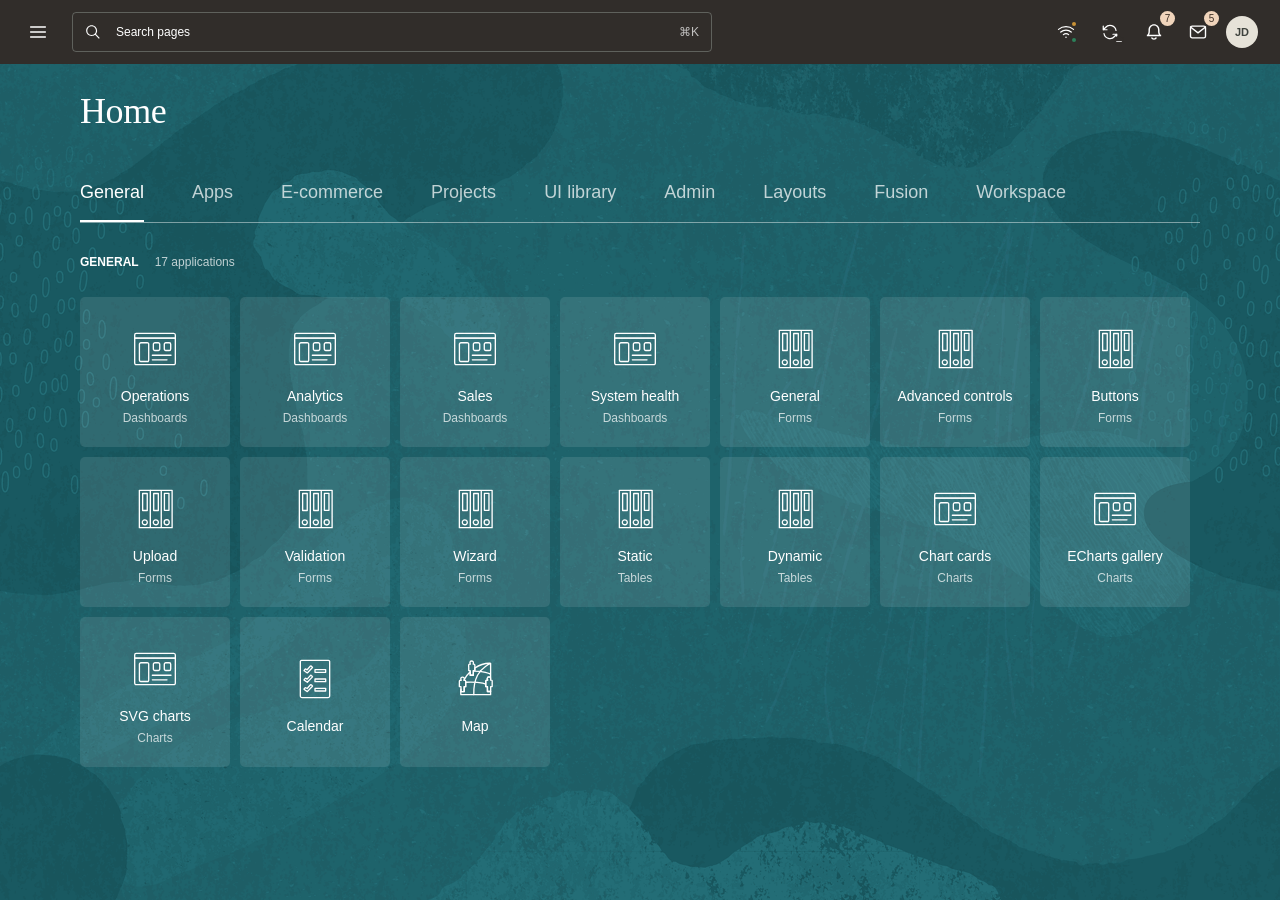
<file: index.html>
<!doctype html><html lang="en-us"><head><title>Redwood Workspace</title><meta charset="UTF-8"/><meta name="viewport" content="viewport-fit=cover,width=device-width,initial-scale=1"/><meta name="description" content="A responsive Oracle JET Redwood workspace with dashboard, records, and forms."/><meta name="theme-color" content="#1e3133"/><script>try{var p=JSON.parse(localStorage.getItem('redwood-workspace.suite.v1')||'null');var t=p&&p.preferences&&p.preferences.theme;var dark=t==='dark'||t==='system'&&matchMedia('(prefers-color-scheme: dark)').matches;document.documentElement.dataset.workspaceTheme=dark?'dark':'light';if(dark)document.documentElement.classList.add('oj-color-invert','oj-c-colorscheme-dark');}catch(e){}</script><meta name="apple-mobile-web-app-capable" content="yes"/><meta name="apple-mobile-web-app-status-bar-style" content="default"/><meta name="apple-mobile-web-app-title" content="Redwood"/><link rel="manifest" href="manifest.webmanifest"/><link rel="apple-touch-icon" href="icons/apple-touch-icon.png"/><link rel="icon" href="styles/images/JET-Favicon-Red-32x32.png" type="image/x-icon"/><link rel="stylesheet" type="text/css" href="styles/redwood/21.1.0/web/redwood.min.css">
<link rel="stylesheet" type="text/css" href="styles/theme-redwood/21.1.0/web/theme.css">

<link rel="stylesheet" type="text/css" href="styles/app.css"><link href="styles/main.ceb6bf7e2524e8af4aa7.css" rel="stylesheet"></head><body class="oj-web-applayout-body" data-oj-binding-provider="none"><app-root></app-root><script defer="defer" src="js/runtime.882cce01d57d46db6272.js"></script><script defer="defer" src="js/main.4233e365759965963e53.js"></script></body></html>
</file>
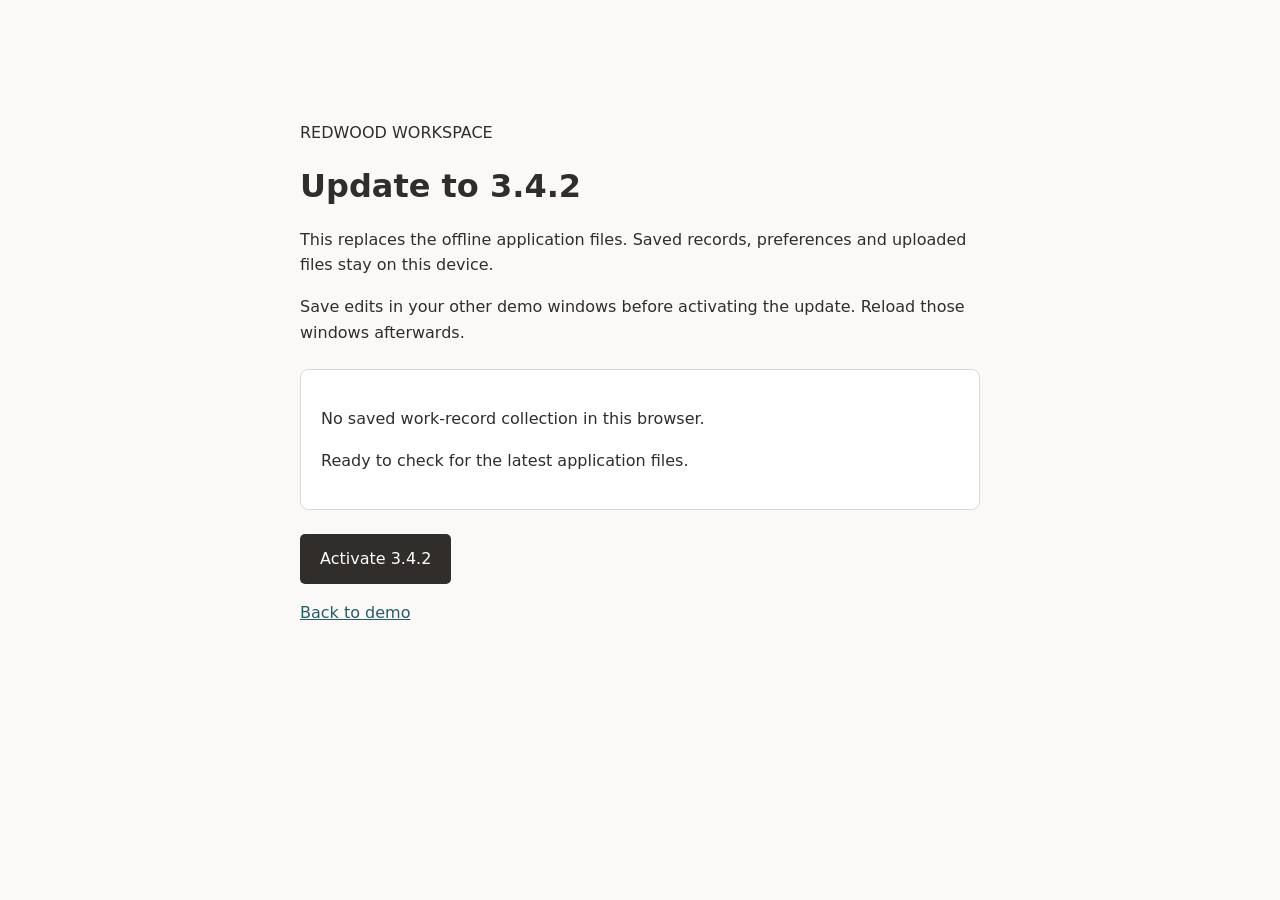
<file: update.html>
<!doctype html>
<html lang="en">
<meta charset="utf-8">
<meta name="viewport" content="width=device-width, initial-scale=1">
<meta name="robots" content="noindex">
<title>Update Redwood Workspace</title>
<script>
if (location.protocol === 'file:') {
  location.replace('https://shugal.github.io/redwood-workspace-pwa/update.html');
}
</script>
<style>
body{margin:0;background:#fbf9f8;color:#312d2a;font:16px/1.6 system-ui,sans-serif}main{max-width:680px;margin:8vh auto;padding:32px}h1{font-size:32px;line-height:1.2}button,a{font:inherit}button,.open{display:inline-block;border:0;border-radius:5px;background:#312d2a;color:white;padding:12px 20px;cursor:pointer;text-decoration:none}button:disabled{opacity:.6;cursor:wait}.panel{background:#fff;border:1px solid #ddd8d2;border-radius:8px;padding:20px;margin:24px 0}#status{white-space:pre-line}small{display:block;overflow-wrap:anywhere;color:#625d58}a{color:#245d66}[hidden]{display:none!important}
</style>
<main>
<p>REDWOOD WORKSPACE</p>
<h1>Update to 3.4.2</h1>
<p>This replaces the offline application files. Saved records, preferences and uploaded files stay on this device.</p>
<p>Save edits in your other demo windows before activating the update. Reload those windows afterwards.</p>
<div class="panel" aria-live="polite"><p id="records">Checking saved records…</p><p id="status" role="status">Ready to check for the latest application files.</p><small id="fingerprint"></small></div>
<button id="activate" type="button">Activate 3.4.2</button>
<a class="open" id="open" href="./?appearance=current#/records" hidden>Open saved records</a>
<p><a href="./">Back to demo</a></p>
</main>
<script>
(() => {
  if (location.protocol === 'file:') {
    document.querySelector('main').innerHTML = '<h1>Opening hosted updater…</h1><p><a href="https://shugal.github.io/redwood-workspace-pwa/update.html">Continue to the hosted updater</a></p>';
    return;
  }
  const records = document.querySelector('#records');
  const status = document.querySelector('#status');
  const fingerprint = document.querySelector('#fingerprint');
  const activate = document.querySelector('#activate');
  const open = document.querySelector('#open');
  const recordKey = 'redwood-workspace.records.v1';
  const snapshot = () => JSON.stringify(Object.keys(localStorage).sort().map(key => [key, localStorage.getItem(key)]));
  const digest = async text => Array.from(new Uint8Array(await crypto.subtle.digest('SHA-256', new TextEncoder().encode(text)))).map(b => b.toString(16).padStart(2,'0')).join('');
  const waitFor = (worker, state) => new Promise((resolve, reject) => {
    if(worker.state === state || (state === 'installed' && worker.state === 'activated')) return resolve();
    const timeout = setTimeout(() => finish(new Error('The download is taking longer than expected. Reconnect and retry.')),120000);
    const finish = error => {clearTimeout(timeout);worker.removeEventListener('statechange',changed);error ? reject(error) : resolve();};
    const changed = () => {if(worker.state === state || (state === 'installed' && worker.state === 'activated')) finish();else if(worker.state === 'redundant') finish(new Error('The update was replaced or could not finish. Retry while online.'));};
    worker.addEventListener('statechange',changed);
    changed();
  });
  try {
    const saved = localStorage.getItem(recordKey);
    const rows = saved === null ? [] : JSON.parse(saved);
    if(!Array.isArray(rows)) throw new Error('Saved records are not in the expected format.');
    records.textContent = saved === null ? 'No saved work-record collection in this browser.' : `${rows.length} saved work records found on this device.`;
  } catch(error) {status.textContent = error.message;activate.disabled=true;return;}
  activate.addEventListener('click',async () => {
    activate.disabled = true;
    try {
      if(!('serviceWorker' in navigator)) throw new Error('This browser does not support offline updates.');
      const before = snapshot();
      const recordBefore = localStorage.getItem(recordKey);
      const hashBefore = await digest(recordBefore || '');
      status.textContent = 'Downloading and checking the complete offline release…';
      const registration = await navigator.serviceWorker.register(new URL('sw.js', location.href),{scope:new URL('./',location.href).href,updateViaCache:'none'});
      await registration.update();
      let candidate = registration.installing;
      if(candidate) await waitFor(candidate,'installed');
      candidate = registration.waiting || registration.active;
      if(!candidate) throw new Error('The offline release is not ready. Retry while online.');
      if(candidate.state !== 'activated') {
        status.textContent = 'Activating 3.4.2 while preserving saved data…';
        const activated = waitFor(candidate,'activated');
        candidate.postMessage({type:'ACTIVATE_UPDATE'});
        await activated;
      }
      if(snapshot() !== before) throw new Error('Saved browser data changed in another window during this update. Review your records before continuing. No saved data was cleared by this updater.');
      const hashAfter = await digest(localStorage.getItem(recordKey) || '');
      if(hashBefore !== hashAfter) throw new Error('The saved-record fingerprint changed. Review your records before continuing.');
      status.textContent = '3.4.2 is active. All saved browser data is unchanged. Open saved records to verify the updated application.';
      fingerprint.textContent = 'Saved-record SHA-256 before and after: '+hashAfter;
      activate.hidden=true;open.hidden=false;
    } catch(error) {status.textContent=error.message;activate.disabled=false;}
  });
})();
</script>
</html>
</file>
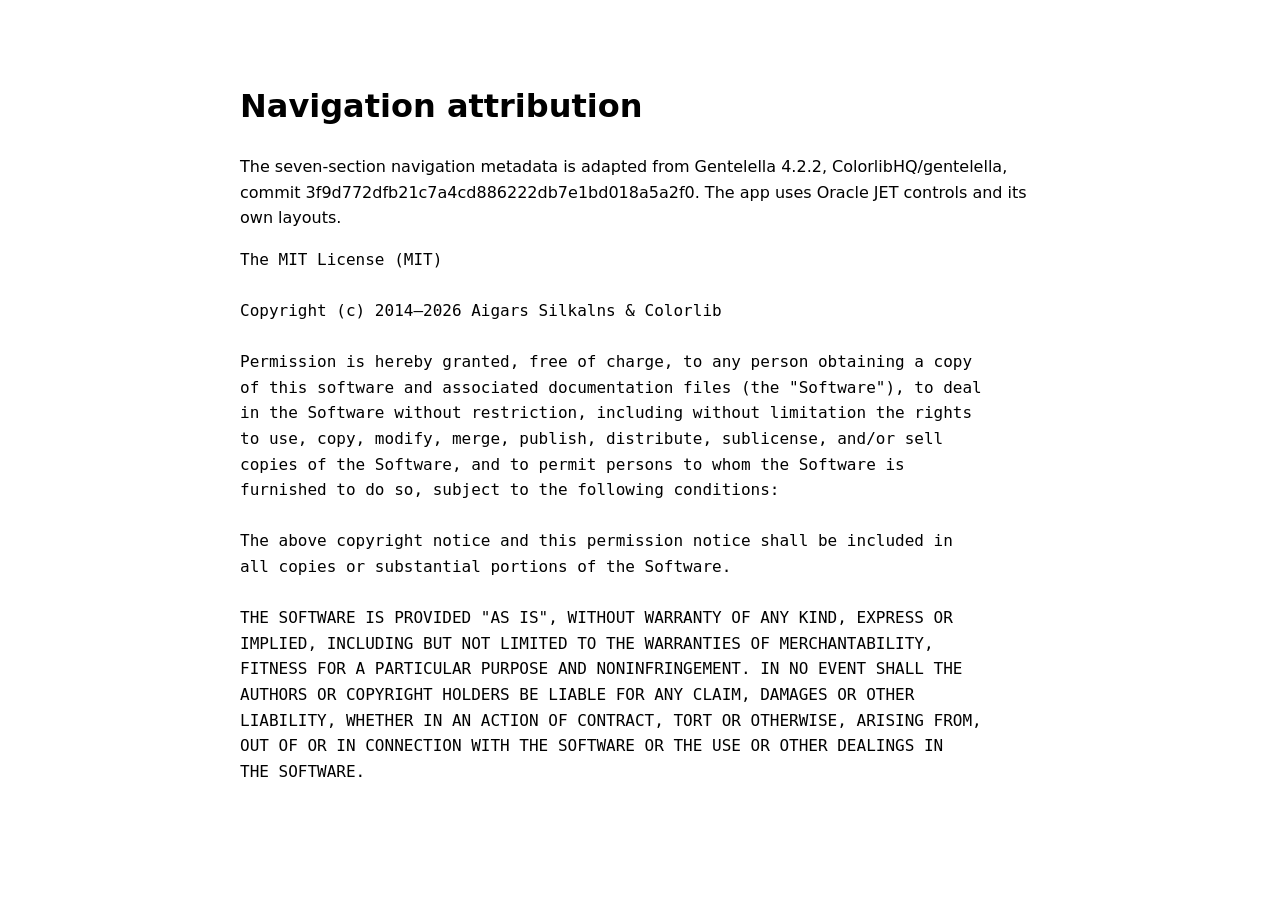
<file: notices/gentelella.html>
<!doctype html><html lang="en"><meta charset="utf-8"><meta name="viewport" content="width=device-width,initial-scale=1"><title>Navigation attribution</title><body style="font:16px/1.6 system-ui;max-width:800px;margin:40px auto;padding:20px"><h1>Navigation attribution</h1><p>The seven-section navigation metadata is adapted from Gentelella 4.2.2, ColorlibHQ/gentelella, commit 3f9d772dfb21c7a4cd886222db7e1bd018a5a2f0. The app uses Oracle JET controls and its own layouts.</p><pre style="white-space:pre-wrap">The MIT License (MIT)

Copyright (c) 2014–2026 Aigars Silkalns &amp; Colorlib

Permission is hereby granted, free of charge, to any person obtaining a copy
of this software and associated documentation files (the &quot;Software&quot;), to deal
in the Software without restriction, including without limitation the rights
to use, copy, modify, merge, publish, distribute, sublicense, and/or sell
copies of the Software, and to permit persons to whom the Software is
furnished to do so, subject to the following conditions:

The above copyright notice and this permission notice shall be included in
all copies or substantial portions of the Software.

THE SOFTWARE IS PROVIDED &quot;AS IS&quot;, WITHOUT WARRANTY OF ANY KIND, EXPRESS OR
IMPLIED, INCLUDING BUT NOT LIMITED TO THE WARRANTIES OF MERCHANTABILITY,
FITNESS FOR A PARTICULAR PURPOSE AND NONINFRINGEMENT. IN NO EVENT SHALL THE
AUTHORS OR COPYRIGHT HOLDERS BE LIABLE FOR ANY CLAIM, DAMAGES OR OTHER
LIABILITY, WHETHER IN AN ACTION OF CONTRACT, TORT OR OTHERWISE, ARISING FROM,
OUT OF OR IN CONNECTION WITH THE SOFTWARE OR THE USE OR OTHER DEALINGS IN
THE SOFTWARE.
</pre></body></html>
</file>
<file: styles/theme-redwood/21.1.0/web/theme.css>
/* start:UNSAFE_WindowOverlay/themes/redwood/WindowOverlayBaseTheme.styles.css */
.WindowOverlayBaseTheme_baseTheme__1qrldld0 {
  --notificationMainAxisOffset__5h4cac0: 0px;
  --notificationCrossAxisOffset__5h4cac1: 0px;
}
/* end:UNSAFE_WindowOverlay/themes/redwood/WindowOverlayBaseTheme.styles.css */
/* start:UNSAFE_Floating/themes/redwood/FloatingBaseTheme.styles.css */
.FloatingBaseTheme_baseTheme__18jw0qa0 {
  --backgroundColor__ihlnqb0: transparent;
}
/* end:UNSAFE_Floating/themes/redwood/FloatingBaseTheme.styles.css */
/* start:UNSAFE_Dialog/themes/redwood/DialogBaseTheme.styles.css */
.DialogBaseTheme_baseTheme__s3vxcb0 {
  --backgroundImage__9f8o6i0: var(--imageVars_dialogTexture08__odczjtb);
}
/* end:UNSAFE_Dialog/themes/redwood/DialogBaseTheme.styles.css */
/* start:UNSAFE_DrawerLayout/themes/redwood/DrawerLayoutBaseTheme.styles.css */
.DrawerLayoutBaseTheme_baseTheme__qqda4t0 {
  --overlayDrawerBackgroundColor__37aqbl0: var(--oj-c-surface-neutral10);
}
/* end:UNSAFE_DrawerLayout/themes/redwood/DrawerLayoutBaseTheme.styles.css */
/* start:PRIVATE_BaseCardView/themes/redwood/BaseCardViewBaseTheme.styles.css */
:root, .oj-density-dependent {
  --oj-c-PRIVATE-card-view-gutter-size-xs: calc(3 * var(--oj-c-size-units, 0.25rem));
  --oj-c-PRIVATE-card-view-gutter-size-sm: calc(calc(4 * var(--oj-c-size-units, 0.25rem)) + var(--oj-c-density-units, 0px));
  --oj-c-PRIVATE-card-view-gutter-size-md: calc(calc(6 * var(--oj-c-size-units, 0.25rem)) + calc(3 * var(--oj-c-density-units, 0px)));
  --oj-c-PRIVATE-card-view-gutter-size-lg: calc(calc(12 * var(--oj-c-size-units, 0.25rem)) + calc(9 * var(--oj-c-density-units, 0px)));
  --oj-c-PRIVATE-card-view-gutter-size-xl: calc(calc(16 * var(--oj-c-size-units, 0.25rem)) + calc(13 * var(--oj-c-density-units, 0px)));
}
/* end:PRIVATE_BaseCardView/themes/redwood/BaseCardViewBaseTheme.styles.css */
/* start:UNSAFE_RadioItem/themes/redwood/RadioIconBaseTheme.styles.css */
.RadioIconBaseTheme_baseTheme__1j9fixc0 {
  --iconSize__bwcdcl0: var(--iconSize__bwcdcl0);
  --iconColorSelected__bwcdcl1: var(--oj-c-text-icon-primary);
  --iconColorUnselected__bwcdcl2: var(--oj-c-text-icon-primary);
  --iconTransformActive__bwcdcl3: scale(0.75);
}
/* end:UNSAFE_RadioItem/themes/redwood/RadioIconBaseTheme.styles.css */
/* start:UNSAFE_ProgressBar/themes/redwood/ProgressBarBaseTheme.styles.css */
.ProgressBarBaseTheme_baseTheme__suzb8h0 {
  --height__irxz4j0: 6px;
  --borderRadius__irxz4j1: 3px;
}
/* end:UNSAFE_ProgressBar/themes/redwood/ProgressBarBaseTheme.styles.css */
/* start:UNSAFE_ColorSwatch/themes/redwood/ColorSwatchBaseTheme.styles.css */
.ColorSwatchBaseTheme_baseTheme__j3p4lr0 {
  --borderRadius__1bc16n60: var(--oj-c-border-radius-sm);
  --borderWidth__1bc16n61: 1px;
  --sizes-xs-height__1bc16n62: max(calc(calc(6 * var(--oj-c-size-units, 0.25rem))),24px);
  --sizes-sm-height__1bc16n63: calc(calc(11 * var(--oj-c-size-units, 0.25rem)));
}
/* end:UNSAFE_ColorSwatch/themes/redwood/ColorSwatchBaseTheme.styles.css */
/* start:UNSAFE_Skeleton/themes/redwood/SkeletonBaseTheme.styles.css */
.SkeletonBaseTheme_baseTheme__afgqbw0 {
  --bgColor-base__1mh02730: rgb(var(--oj-c-palette-neutral-170));
  --opacity-start__1mh02731: 0.05;
  --opacity-end__1mh02732: 0.15;
}
/* end:UNSAFE_Skeleton/themes/redwood/SkeletonBaseTheme.styles.css */
/* start:hooks/UNSAFE_useTooltip/themes/redwood/TooltipContentBaseTheme.styles.css */
.TooltipContentBaseTheme_baseTheme__sanbbo0 {
  --maxWidth__1x922a00: ;
  --backgroundColor__1x922a01: ;
  --textColor__1x922a02: ;
  --fontSize__1x922a03: ;
  --lineHeight__1x922a04: ;
  --borderRadius__1x922a05: ;
  --borderColor__1x922a06: ;
  --paddingHorizontal__1x922a07: ;
  --paddingVertical__1x922a08: ;
  --variants-tooltip-maxWidth__1x922a09: calc(72 * var(--oj-c-size-units, 0.25rem));
  --variants-tooltip-backgroundColor__1x922a0a: var(--oj-c-surface-neutral30);
  --variants-tooltip-textColor__1x922a0b: var(--oj-c-text-icon-primary);
  --variants-tooltip-fontSize__1x922a0c: var(--oj-c-body-sm-font-size);
  --variants-tooltip-lineHeight__1x922a0d: var(--oj-c-body-sm-line-height);
  --variants-tooltip-borderRadius__1x922a0e: var(--oj-c-border-radius-md);
  --variants-tooltip-borderColor__1x922a0f: transparent;
  --variants-tooltip-paddingHorizontal__1x922a0g: calc(2 * var(--oj-c-size-units, 0.25rem));
  --variants-tooltip-paddingVertical__1x922a0h: var(--oj-c-size-units, 0.25rem);
  --variants-datatip-maxWidth__1x922a0i: calc(72 * var(--oj-c-size-units, 0.25rem));
  --variants-datatip-backgroundColor__1x922a0j: var(--oj-c-surface-neutral0);
  --variants-datatip-textColor__1x922a0k: var(--oj-c-text-icon-primary);
  --variants-datatip-fontSize__1x922a0l: var(--oj-c-body-xs-font-size);
  --variants-datatip-lineHeight__1x922a0m: var(--oj-c-body-xs-line-height);
  --variants-datatip-borderRadius__1x922a0n: var(--oj-c-border-radius-md);
  --variants-datatip-borderColor__1x922a0o: var(--oj-c-border-enabled);
  --variants-datatip-paddingHorizontal__1x922a0p: calc(2 * var(--oj-c-size-units, 0.25rem));
  --variants-datatip-paddingVertical__1x922a0q: calc(2 * var(--oj-c-size-units, 0.25rem));
}
/* end:hooks/UNSAFE_useTooltip/themes/redwood/TooltipContentBaseTheme.styles.css */
/* start:UNSAFE_MeterBar/themes/redwood/MeterBarBaseTheme.styles.css */
.MeterBarBaseTheme_baseTheme__1n8hfuv0 {
  --size__saju1q0: ;
}
/* end:UNSAFE_MeterBar/themes/redwood/MeterBarBaseTheme.styles.css */
/* start:UNSAFE_Indexer/themes/redwood/IndexerBaseTheme.styles.css */
.IndexerBaseTheme_baseTheme__k2mgdb0 {
  --textColor__1gj3n970: var(--oj-c-text-icon-primary);
  --fontSize__1gj3n971: var(--oj-c-body-sm-font-size);
}
/* end:UNSAFE_Indexer/themes/redwood/IndexerBaseTheme.styles.css */
/* start:UNSAFE_Checkbox/themes/redwood/CheckboxIconBaseTheme.styles.css */
.CheckboxIconBaseTheme_baseTheme__1broikm0 {
  --iconSize__1denrfz0: initial;
  --iconColorChecked__1denrfz1: var(--oj-c-text-icon-primary);
  --iconColorUnchecked__1denrfz2: var(--oj-c-text-icon-primary);
  --iconTransformActive__1denrfz3: scale(0.75);
}
/* end:UNSAFE_Checkbox/themes/redwood/CheckboxIconBaseTheme.styles.css */
/* start:UNSAFE_Refresher/themes/redwood/RefresherBaseTheme.styles.css */
.RefresherBaseTheme_baseTheme__19i2tty0 {
  --backgroundColor__9wx5jf0: rgb(var(--oj-c-palette-neutral-40));
}
/* end:UNSAFE_Refresher/themes/redwood/RefresherBaseTheme.styles.css */
/* start:UNSAFE_Link/themes/redwood/LinkBaseTheme.styles.css */
.LinkBaseTheme_baseTheme__eahcnn0 {
  --standaloneTextDecoration__1w21kyl0: none;
  --standaloneTextDecorationHover__1w21kyl1: underline;
  --standaloneFontWeight__1w21kyl2: 600;
  --embeddedTextDecoration__1w21kyl3: underline;
  --embeddedTextDecorationHover__1w21kyl4: none;
  --textUnderlineOffset__1w21kyl5: calc(0.6 * var(--oj-c-size-units, 0.25rem));
  --textColor__1w21kyl6: var(--oj-c-text-icon-link);
  --textColorActive__1w21kyl7: var(--textColor__1w21kyl6);
  --textColorVisited__1w21kyl8: var(--textColor__1w21kyl6);
}
/* end:UNSAFE_Link/themes/redwood/LinkBaseTheme.styles.css */
/* start:PRIVATE_Axis/themes/redwood/AxisBaseTheme.styles.css */
.AxisBaseTheme_baseTheme__14uuhu50 {
  --axisTitleTextColor__1veqowy0: var(--oj-c-text-icon-secondary);
  --axisTickLabelTextColor__1veqowy1: var(--oj-c-text-icon-secondary);
  --polarAxisTickLabelInsideBgColor__1veqowy2: rgba(var(--oj-c-palette-neutral-0), 0.6);
  --polarAxisTickLabelOutsideBgColor__1veqowy3: rgb(var(--oj-c-palette-neutral-0));
}
/* end:PRIVATE_Axis/themes/redwood/AxisBaseTheme.styles.css */
/* start:UNSAFE_ButtonLayout/themes/redwood/ButtonLayoutBaseTheme.styles.css */
.ButtonLayoutBaseTheme_baseTheme__8fzs170 {
  --spacing-lg-columnGap__rt5x5j0: calc(4 * var(--oj-c-size-units, 0.25rem));
  --spacing-sm-columnGap__rt5x5j1: var(--oj-c-size-units, 0.25rem);
}
/* end:UNSAFE_ButtonLayout/themes/redwood/ButtonLayoutBaseTheme.styles.css */
/* start:UNSAFE_ButtonLabelLayout/themes/redwood/ButtonLabelLayoutBaseTheme.styles.css */
:root, .oj-scale-dependent, :root.oj-scale-sm, :root.oj-scale-md {
  --oj-c-PRIVATE-button-label-layout-icon-size: ;
  --oj-c-PRIVATE-button-label-layout-sizes-xs-icon-size: max(calc(5 * var(--oj-c-size-units, 0.25rem)), 20px);
  --oj-c-PRIVATE-button-label-layout-sizes-sm-icon-size: calc(5 * var(--oj-c-size-units, 0.25rem));
  --oj-c-PRIVATE-button-label-layout-sizes-md-icon-size: calc(6 * var(--oj-c-size-units, 0.25rem));
  --oj-c-PRIVATE-button-label-layout-sizes-lg-icon-size: calc(6 * var(--oj-c-size-units, 0.25rem));
  --oj-c-PRIVATE-button-label-layout-sizes-embeddedxs-icon-size: max(calc(5 * var(--oj-c-size-units, 0.25rem)), 20px);
  --oj-c-PRIVATE-button-label-layout-sizes-embeddedsm-icon-size: calc(5 * var(--oj-c-size-units, 0.25rem));
  --oj-c-PRIVATE-button-label-layout-sizes-embeddedmd-icon-size: calc(6 * var(--oj-c-size-units, 0.25rem));
  --oj-c-PRIVATE-button-label-layout-sizes-embeddedlg-icon-size: calc(6 * var(--oj-c-size-units, 0.25rem));
}
.oj-scale-sm, :root.oj-scale-sm {
  --oj-c-PRIVATE-button-label-layout-icon-size: ;
  --oj-c-PRIVATE-button-label-layout-sizes-xs-icon-size: max(calc(5 * var(--oj-c-size-units, 0.25rem)), 20px);
  --oj-c-PRIVATE-button-label-layout-sizes-sm-icon-size: calc(5 * var(--oj-c-size-units, 0.25rem));
  --oj-c-PRIVATE-button-label-layout-sizes-md-icon-size: calc(5.333 * var(--oj-c-size-units, 0.25rem));
  --oj-c-PRIVATE-button-label-layout-sizes-lg-icon-size: calc(5.333 * var(--oj-c-size-units, 0.25rem));
  --oj-c-PRIVATE-button-label-layout-sizes-embeddedxs-icon-size: max(calc(5 * var(--oj-c-size-units, 0.25rem)), 20px);
  --oj-c-PRIVATE-button-label-layout-sizes-embeddedsm-icon-size: calc(5 * var(--oj-c-size-units, 0.25rem));
  --oj-c-PRIVATE-button-label-layout-sizes-embeddedmd-icon-size: calc(5.333 * var(--oj-c-size-units, 0.25rem));
  --oj-c-PRIVATE-button-label-layout-sizes-embeddedlg-icon-size: calc(5.333 * var(--oj-c-size-units, 0.25rem));
}
.oj-scale-md, :root.oj-scale-md {
  --oj-c-PRIVATE-button-label-layout-icon-size: ;
  --oj-c-PRIVATE-button-label-layout-sizes-xs-icon-size: max(calc(5 * var(--oj-c-size-units, 0.25rem)), 20px);
  --oj-c-PRIVATE-button-label-layout-sizes-sm-icon-size: calc(5 * var(--oj-c-size-units, 0.25rem));
  --oj-c-PRIVATE-button-label-layout-sizes-md-icon-size: calc(5.714 * var(--oj-c-size-units, 0.25rem));
  --oj-c-PRIVATE-button-label-layout-sizes-lg-icon-size: calc(5.714 * var(--oj-c-size-units, 0.25rem));
  --oj-c-PRIVATE-button-label-layout-sizes-embeddedxs-icon-size: max(calc(5 * var(--oj-c-size-units, 0.25rem)), 20px);
  --oj-c-PRIVATE-button-label-layout-sizes-embeddedsm-icon-size: calc(5 * var(--oj-c-size-units, 0.25rem));
  --oj-c-PRIVATE-button-label-layout-sizes-embeddedmd-icon-size: calc(5.714 * var(--oj-c-size-units, 0.25rem));
  --oj-c-PRIVATE-button-label-layout-sizes-embeddedlg-icon-size: calc(5.714 * var(--oj-c-size-units, 0.25rem));
}
.oj-scale-lg {
  --oj-c-PRIVATE-button-label-layout-icon-size: ;
  --oj-c-PRIVATE-button-label-layout-sizes-xs-icon-size: max(calc(5 * var(--oj-c-size-units, 0.25rem)), 20px);
  --oj-c-PRIVATE-button-label-layout-sizes-sm-icon-size: calc(5 * var(--oj-c-size-units, 0.25rem));
  --oj-c-PRIVATE-button-label-layout-sizes-md-icon-size: calc(6 * var(--oj-c-size-units, 0.25rem));
  --oj-c-PRIVATE-button-label-layout-sizes-lg-icon-size: calc(6 * var(--oj-c-size-units, 0.25rem));
  --oj-c-PRIVATE-button-label-layout-sizes-embeddedxs-icon-size: max(calc(5 * var(--oj-c-size-units, 0.25rem)), 20px);
  --oj-c-PRIVATE-button-label-layout-sizes-embeddedsm-icon-size: calc(5 * var(--oj-c-size-units, 0.25rem));
  --oj-c-PRIVATE-button-label-layout-sizes-embeddedmd-icon-size: calc(6 * var(--oj-c-size-units, 0.25rem));
  --oj-c-PRIVATE-button-label-layout-sizes-embeddedlg-icon-size: calc(6 * var(--oj-c-size-units, 0.25rem));
}
.ButtonLabelLayoutBaseTheme_baseTheme__1wxhc8g0 {
  --textToEdgePadding__1onk43q2: ;
  --iconToTextPadding__1onk43q1: ;
  --iconToEdgePadding__1onk43q0: ;
  --sizes-xs-iconToTextPadding__1onk43q4: max(calc(2 * var(--oj-c-size-units, 0.25rem)), 8px);
  --sizes-xs-iconToEdgePadding__1onk43q3: max(calc(2 * var(--oj-c-size-units, 0.25rem)), 8px);
  --sizes-xs-textToEdgePadding__1onk43q5: max(calc(4 * var(--oj-c-size-units, 0.25rem)), 16px);
  --sizes-sm-iconToTextPadding__1onk43q6: calc(2 * var(--oj-c-size-units, 0.25rem));
  --sizes-sm-iconToEdgePadding__1onk43q7: calc(2 * var(--oj-c-size-units, 0.25rem));
  --sizes-sm-textToEdgePadding__1onk43q8: calc(4 * var(--oj-c-size-units, 0.25rem));
  --sizes-md-iconToTextPadding__1onk43qa: calc(2.5 * var(--oj-c-size-units, 0.25rem));
  --sizes-md-iconToEdgePadding__1onk43q9: calc(2.5 * var(--oj-c-size-units, 0.25rem));
  --sizes-md-textToEdgePadding__1onk43qb: calc(4 * var(--oj-c-size-units, 0.25rem));
  --sizes-lg-iconToTextPadding__1onk43qd: calc(4 * var(--oj-c-size-units, 0.25rem));
  --sizes-lg-iconToEdgePadding__1onk43qc: calc(4 * var(--oj-c-size-units, 0.25rem));
  --sizes-lg-textToEdgePadding__1onk43qe: calc(4 * var(--oj-c-size-units, 0.25rem));
  --sizes-embeddedxs-iconToTextPadding__1onk43qg: max(calc(2 * var(--oj-c-size-units, 0.25rem)), 8px);
  --sizes-embeddedxs-iconToEdgePadding__1onk43qf: max(calc(2 * var(--oj-c-size-units, 0.25rem)), 8px);
  --sizes-embeddedxs-textToEdgePadding__1onk43qh: max(calc(4 * var(--oj-c-size-units, 0.25rem)), 16px);
  --sizes-embeddedsm-iconToTextPadding__1onk43qi: calc(2 * var(--oj-c-size-units, 0.25rem));
  --sizes-embeddedsm-iconToEdgePadding__1onk43qj: calc(1.875 * var(--oj-c-size-units, 0.25rem));
  --sizes-embeddedsm-textToEdgePadding__1onk43qk: calc(4 * var(--oj-c-size-units, 0.25rem));
  --sizes-embeddedmd-iconToTextPadding__1onk43qm: calc(2.5 * var(--oj-c-size-units, 0.25rem));
  --sizes-embeddedmd-iconToEdgePadding__1onk43ql: calc(2.375 * var(--oj-c-size-units, 0.25rem));
  --sizes-embeddedmd-textToEdgePadding__1onk43qn: calc(4 * var(--oj-c-size-units, 0.25rem));
  --sizes-embeddedlg-iconToTextPadding__1onk43qp: calc(4 * var(--oj-c-size-units, 0.25rem));
  --sizes-embeddedlg-iconToEdgePadding__1onk43qo: calc(3.375 * var(--oj-c-size-units, 0.25rem));
  --sizes-embeddedlg-textToEdgePadding__1onk43qq: calc(4 * var(--oj-c-size-units, 0.25rem));
}
/* end:UNSAFE_ButtonLabelLayout/themes/redwood/ButtonLabelLayoutBaseTheme.styles.css */
/* start:UNSAFE_FilePicker/themes/redwood/FilePickerBaseTheme.styles.css */
.FilePickerBaseTheme_baseTheme__gjv4mp0 {
  --borderColor__12s6ppx0: var(--oj-c-border-enabled);
  --borderRadius__12s6ppx1: var(--oj-c-border-radius-xl);
  --borderWidth__12s6ppx2: 1px;
}
/* end:UNSAFE_FilePicker/themes/redwood/FilePickerBaseTheme.styles.css */
/* start:UNSAFE_Label/themes/redwood/LabelBaseTheme.styles.css */
.LabelBaseTheme_baseTheme__mpxezv0 {
  --fontWeight__kn3t7f0: 600;
  --lineHeight__kn3t7f1: var(--oj-c-body-sm-line-height);
  --color__kn3t7f2: var(--oj-c-text-icon-primary);
  --colorDisabled__kn3t7f3: var(--oj-c-text-icon-disabled);
  --insideEdgeFontSize__kn3t7f4: var(--oj-c-body-xs-font-size);
  --insideEdgeFontWeight__kn3t7f5: 600;
  --insideEdgeLineHeight__kn3t7f6: var(--oj-c-body-xs-line-height);
  --insideEdgeColor__kn3t7f7: var(--oj-c-text-icon-secondary);
  --formLayoutTopEdgeLabelTextAlign__kn3t7f8: end;
}
:root, .oj-scale-dependent, :root.oj-scale-sm, :root.oj-scale-md, .oj-density-dependent {
  --fontSize__kn3t7f9: var(--oj-c-body-sm-font-size);
  --insideEdgePositionTop__kn3t7fa: calc(calc(2 * var(--oj-c-size-units, 0.25rem)) + var(--oj-c-density-units, 0px));
}
.oj-scale-sm, :root.oj-scale-sm {
  --fontSize__kn3t7f9: var(--oj-c-body-md-font-size);
  --insideEdgePositionTop__kn3t7fa: max(calc(var(--oj-c-size-units, 0.25rem) + var(--oj-c-density-units, 0px)),3px);
}
.oj-scale-md, :root.oj-scale-md {
  --fontSize__kn3t7f9: var(--oj-c-body-md-font-size);
  --insideEdgePositionTop__kn3t7fa: max(calc(calc(1.14 * var(--oj-c-size-units, 0.25rem)) + var(--oj-c-density-units, 0px)),3.5px);
}
.oj-scale-lg {
  --fontSize__kn3t7f9: var(--oj-c-body-sm-font-size);
  --insideEdgePositionTop__kn3t7fa: calc(calc(2 * var(--oj-c-size-units, 0.25rem)) + var(--oj-c-density-units, 0px));
}
:root, .oj-density-dependent {
  --formLayoutTopEdgeLabelToValuePadding__kn3t7fb: calc(calc(2 * var(--oj-c-size-units, 0.25rem)) + var(--oj-c-density-units, 0px));
}
/* end:UNSAFE_Label/themes/redwood/LabelBaseTheme.styles.css */
/* start:UNSAFE_Checkbox/themes/redwood/CheckboxBaseTheme.styles.css */
.CheckboxBaseTheme_baseTheme__lptpwa0 {
  --iconToTextGap__1qyga5a0: calc(2 * var(--oj-c-size-units, 0.25rem));
}
:root, .oj-density-dependent {
  --rowHeight__1qyga5a1: calc(calc(9 * var(--oj-c-size-units, 0.25rem)) + calc(2 * var(--oj-c-density-units, 0px)));
}
/* end:UNSAFE_Checkbox/themes/redwood/CheckboxBaseTheme.styles.css */
/* start:UNSAFE_SwipeActions/themes/redwood/SwipeActionsBaseTheme.styles.css */
.SwipeActionsBaseTheme_baseTheme__198jgi80 {
  --item-minWidth__2dyn7w0: calc(16 * var(--oj-c-size-units, 0.25rem));
  --item-paddingInline__2dyn7w1: calc(2 * var(--oj-c-size-units, 0.25rem));
  --item-gap__2dyn7w2: var(--oj-c-size-units, 0.25rem);
  --item-iconSize__2dyn7w3: calc(5 * var(--oj-c-size-units, 0.25rem));
  --item-iconPadding__2dyn7w4: calc(2 * var(--oj-c-size-units, 0.25rem));
  --item-labelHeight__2dyn7w5: calc(2 * var(--oj-c-size-units, 0.25rem));
  --item-labelFontSize__2dyn7w6: var(--oj-c-body-sm-font-size);
  --item-labelFontWeight__2dyn7w7: var(--oj-c-body-sm-font-weight-semibold);
  --item-labelLineHeight__2dyn7w8: calc(2 * var(--oj-c-size-units, 0.25rem));
  --item-backgroundColor__2dyn7w9: var(--oj-c-surface-neutral-strong);
  --item-textColor__2dyn7wa: var(--oj-c-text-icon-primary);
  --severities-success-backgroundColor__2dyn7wb: var(--oj-c-surface-success-strong);
  --severities-warning-backgroundColor__2dyn7wc: var(--oj-c-surface-warning-strong);
  --severities-danger-backgroundColor__2dyn7wd: var(--oj-c-surface-danger-strong);
  --severities-info-backgroundColor__2dyn7we: var(--oj-c-surface-info-strong);
  --severities-neutral-backgroundColor__2dyn7wf: var(--oj-c-surface-neutral-strong);
}
/* end:UNSAFE_SwipeActions/themes/redwood/SwipeActionsBaseTheme.styles.css */
/* start:PRIVATE_Table/themes/redwood/TableBaseTheme.styles.css */
.TableBaseTheme_baseTheme__10g2zer0 {
  --gridlineWidth__efrfp90: 1px;
}
:root, .oj-density-dependent {
  --oj-c-PRIVATE-table-row-height: calc(calc(12 * var(--oj-c-size-units, 0.25rem)) + calc(2 * var(--oj-c-density-units, 0px)));
  --oj-c-PRIVATE-table-cell-padding-vertical: calc(calc(3 * var(--oj-c-size-units, 0.25rem)) + var(--oj-c-density-units, 0px));
  --oj-c-PRIVATE-table-cell-padding-horizontal: calc(calc(4 * var(--oj-c-size-units, 0.25rem)));
  --oj-c-PRIVATE-table-header-row-height: calc(calc(13 * var(--oj-c-size-units, 0.25rem)) + calc(2 * var(--oj-c-density-units, 0px)));
  --oj-c-PRIVATE-table-header-cell-padding-vertical: calc(calc(1.5 * var(--oj-c-size-units, 0.25rem)) + var(--oj-c-density-units, 0px));
  --oj-c-PRIVATE-table-header-cell-padding-full-horizontal: calc(calc(4 * var(--oj-c-size-units, 0.25rem)));
  --oj-c-PRIVATE-table-header-cell-padding-half-horizontal: calc(calc(2 * var(--oj-c-size-units, 0.25rem)));
}
/* end:PRIVATE_Table/themes/redwood/TableBaseTheme.styles.css */
/* start:UNSAFE_Train/themes/redwood/TrainBaseTheme.styles.css */
.TrainBaseTheme_baseTheme__kpes8h0 {
  --stepWidth__wmjnh60: calc(28 * var(--oj-c-size-units, 0.25rem));
  --stepPaddingTop__wmjnh61: calc(3 * var(--oj-c-size-units, 0.25rem));
  --stepPaddingBottom__wmjnh62: calc(3 * var(--oj-c-size-units, 0.25rem));
  --stepBorderRadius__wmjnh6n: var(--oj-c-border-radius-xl);
  --labelFontSize__wmjnh63: var(--oj-c-body-sm-font-size);
  --labelPaddingTop__wmjnh65: calc(3 * var(--oj-c-size-units, 0.25rem));
  --buttonDiameter__wmjnh66: calc(6 * var(--oj-c-size-units, 0.25rem));
  --buttonFontSize__wmjnh67: var(--oj-c-body-xs-font-size);
  --connectorHeight__wmjnh68: calc(0.5 * var(--oj-c-size-units, 0.25rem));
  --buttonBgColor__wmjnh6a: transparent;
  --buttonBorderColor__wmjnh6b: var(--oj-c-border-enabled);
  --buttonTextColor__wmjnh6c: var(--oj-c-text-icon-secondary);
  --labelColor__wmjnh6d: var(--oj-c-text-icon-secondary);
  --labelFontWeight__wmjnh64: bold;
  --connectorColor__wmjnh6e: var(--oj-c-border-enabled);
  --connectorPadding__wmjnh69: calc(2.5 * var(--oj-c-size-units, 0.25rem));
  --buttonBgColorVisited__wmjnh6f: var(--oj-c-text-icon-success);
  --buttonBorderColorVisited__wmjnh6g: transparent;
  --buttonTextColorVisited__wmjnh6h: var(--oj-c-text-icon-inverse);
  --labelColorVisited__wmjnh6i: var(--oj-c-text-icon-primary);
  --buttonBgColorHover__wmjnh6j: transparent;
  --buttonBorderColorHover__wmjnh6k: var(--oj-c-border-enabled);
  --buttonTextColorHover__wmjnh6l: var(--oj-c-text-icon-secondary);
  --stepBgColorHover__wmjnh6m: var(--oj-c-overlay-hover);
  --buttonBgColorActive__wmjnh6o: transparent;
  --buttonBorderColorActive__wmjnh6p: var(--oj-c-border-enabled);
  --buttonTextColorActive__wmjnh6q: var(--oj-c-text-icon-secondary);
  --labelFontWeightActive__wmjnh6r: bold;
  --stepBgColorActive__wmjnh6s: var(--oj-c-overlay-active);
  --buttonBgColorSelected__wmjnh6t: var(--oj-c-surface-neutral-strong);
  --buttonBorderColorSelected__wmjnh6u: transparent;
  --buttonTextColorSelected__wmjnh6v: var(--oj-c-text-icon-inverse);
  --labelFontWeightSelected__wmjnh6w: bold;
  --labelColorSelected__wmjnh6x: var(--oj-c-text-icon-primary);
  --connectorColorSelected__wmjnh6y: var(--oj-c-border-enabled);
  --connectorPaddingSelected__wmjnh6z: 0px;
  --buttonBgColorDisabled__wmjnh610: transparent;
  --buttonBorderColorDisabled__wmjnh611: var(--oj-c-border-disabled);
  --buttonTextColorDisabled__wmjnh612: var(--oj-c-text-icon-disabled);
  --labelColorDisabled__wmjnh613: var(--oj-c-text-icon-disabled);
}
/* end:UNSAFE_Train/themes/redwood/TrainBaseTheme.styles.css */
/* start:UNSAFE_MessageBanner/themes/redwood/MessageBannerBaseTheme.styles.css */
.MessageBannerBaseTheme_baseTheme__1mzbhvy0 {
  --backgroundColor__l2hi9d0: var(--oj-c-surface-info-low);
  --startIconColor__l2hi9d1: var(--oj-c-text-icon-info);
  --startIconSize__l2hi9d2: calc(4 * var(--oj-c-size-units, 0.25rem));
  --summaryTextColor__l2hi9d3: var(--oj-c-text-icon-info);
  --summaryTextWeight__l2hi9d4: var(--oj-c-subheading-xs-font-weight);
  --summaryTextSize__l2hi9d5: var(--oj-c-subheading-xs-font-size);
  --summaryLineHeight__l2hi9d6: var(--oj-c-subheading-xs-line-height);
}
/* end:UNSAFE_MessageBanner/themes/redwood/MessageBannerBaseTheme.styles.css */
/* start:UNSAFE_ProgressCircle/themes/redwood/ProgressCircleBaseTheme.styles.css */
.ProgressCircleBaseTheme_baseTheme__1qsbny60 {
  --size__lborgv0: ;
  --trackWidth__lborgv1: ;
  --sizes-sm-size__lborgv2: calc(6 * var(--oj-c-size-units, 0.25rem));
  --sizes-sm-trackWidth__lborgv3: 2px;
  --sizes-md-size__lborgv4: calc(12 * var(--oj-c-size-units, 0.25rem));
  --sizes-md-trackWidth__lborgv5: var(--oj-c-size-units, 0.25rem);
  --sizes-lg-size__lborgv6: calc(24 * var(--oj-c-size-units, 0.25rem));
  --sizes-lg-trackWidth__lborgv7: calc(1.5 * var(--oj-c-size-units, 0.25rem));
}
/* end:UNSAFE_ProgressCircle/themes/redwood/ProgressCircleBaseTheme.styles.css */
/* start:UNSAFE_Slider/themes/redwood/SliderBaseTheme.styles.css */
.SliderBaseTheme_baseTheme__18ahdcr0 {
  --thumbWidth__plm0sl0: calc(5 * var(--oj-c-size-units, 0.25rem));
  --thumbHeight__plm0sl1: calc(5 * var(--oj-c-size-units, 0.25rem));
  --thumbBorderRadius__plm0sl2: var(--oj-c-border-radius-lg);
  --thumbBorderWidth__plm0sl3: 2px;
  --trackThickness__plm0sl4: 2px;
  --thumbBgColor__plm0sl5: var(--oj-current-bg-color, var(--oj-c-page-background-neutral0));
  --thumbBorderColor__plm0sl6: var(--oj-c-border-selected-neutral);
  --trackBgColor__plm0sl7: var(--oj-c-measure-track-enabled);
  --selectedTrackBgColor__plm0sl8: var(--oj-c-measure-fill-enabled);
  --thumbBgColorHover__plm0sl9: var(--oj-c-overlay-hover);
  --thumbBgColorActive__plm0sla: var(--oj-c-overlay-active);
  --thumbBgColorDisabled__plm0slb: var(--oj-current-bg-color, var(--oj-c-page-background-neutral0));
  --thumbBorderColorDisabled__plm0slc: var(--oj-c-text-icon-disabled);
  --trackBgColorDisabled__plm0sld: var(--oj-c-measure-track-disabled);
  --selectedTrackBgColorDisabled__plm0sle: var(--oj-c-measure-fill-disabled);
  --valueTextColor__plm0slf: var(--oj-c-text-icon-primary);
  --valueTextColorDisabled__plm0slg: var(--oj-c-text-icon-disabled);
  --valueTextFontSize__plm0slh: var(--oj-c-body-md-font-size);
  --rangeLabelColor__plm0sli: var(--oj-c-text-icon-secondary);
  --rangeLabelFontSize__plm0slj: var(--oj-c-body-xs-font-size);
}
/* end:UNSAFE_Slider/themes/redwood/SliderBaseTheme.styles.css */
/* start:UNSAFE_TreeItemLayout/themes/redwood/TreeItemLayoutBaseTheme.styles.css */
.TreeItemLayoutBaseTheme_baseTheme__1fazl340 {
  --oj-c-PRIVATE-tree-item-layout-row-padding: calc(2 * var(--oj-c-size-units, 0.25rem));
  --oj-c-PRIVATE-tree-item-layout-indent-width: calc(6 * var(--oj-c-size-units, 0.25rem));
  --oj-c-PRIVATE-tree-item-layout-expander-placeholder: calc(10 * var(--oj-c-size-units, 0.25rem));
}
/* end:UNSAFE_TreeItemLayout/themes/redwood/TreeItemLayoutBaseTheme.styles.css */
/* start:UNSAFE_RadioItem/themes/redwood/RadioBaseTheme.styles.css */
.RadioBaseTheme_baseTheme__1xmeiy50 {
  --iconToTextGap__11tjnon0: calc(2 * var(--oj-c-size-units, 0.25rem));
}
:root, .oj-density-dependent {
  --rowHeight__11tjnon1: calc(calc(9 * var(--oj-c-size-units, 0.25rem)) + calc(2 * var(--oj-c-density-units, 0px)));
}
/* end:UNSAFE_RadioItem/themes/redwood/RadioBaseTheme.styles.css */
/* start:UNSAFE_UserAssistance/themes/redwood/UserAssistanceBaseTheme.styles.css */
.UserAssistanceBaseTheme_baseTheme__j8tei50 {
  --inlineTextColor__1n9ixz60: var(--oj-c-text-icon-secondary);
  --inlineFontSize__1n9ixz61: var(--oj-c-body-xs-font-size);
}
/* end:UNSAFE_UserAssistance/themes/redwood/UserAssistanceBaseTheme.styles.css */
/* start:UNSAFE_ComponentMessage/themes/redwood/ComponentMessageBaseTheme.styles.css */
.ComponentMessageBaseTheme_baseTheme__tgaz2j0 {
  --startIconColor__1aj7c360: var(--oj-c-text-icon-info);
  --startIconSize__1aj7c361:  1rem;
  --summaryTextColor__1aj7c362: var(--inlineTextColor__1n9ixz60);
  --summaryTextWeight__1aj7c363: 400;
  --summaryTextSize__1aj7c364: var(--inlineFontSize__1n9ixz61);
  --summaryLineHeight__1aj7c365: 1.333rem;
}
/* end:UNSAFE_ComponentMessage/themes/redwood/ComponentMessageBaseTheme.styles.css */
/* start:UNSAFE_TextField/themes/redwood/FormLayoutBaseTheme.styles.css */
.FormLayoutBaseTheme_baseTheme__sm2a4g0 {
  --startEdgeLabelToValuePadding__vm51h40: calc(6 * var(--oj-c-size-units, 0.25rem));
  --startEdgeLabelTextAlign__vm51h41: end;
}
:root, .oj-density-dependent {
  --topEdgeLabelToValuePadding__vm51h42: calc(calc(2 * var(--oj-c-size-units, 0.25rem)) + var(--oj-c-density-units, 0px));
}
/* end:UNSAFE_TextField/themes/redwood/FormLayoutBaseTheme.styles.css */
/* start:UNSAFE_Avatar/themes/redwood/AvatarBaseTheme.styles.css */
.AvatarBaseTheme_baseTheme__se034w0 {
  --bgColor__n2nsgo0: ;
  --textColor__n2nsgo1: ;
  --size__n2nsgo2: ;
  --borderRadius__n2nsgo3: ;
  --initialsFontSize__n2nsgo4: ;
  --initialsFontWeight__n2nsgo5: ;
  --iconFontSize__n2nsgo6: ;
  --pattern__n2nsgo7: ;
  --colors-neutral-bgColor__n2nsgo8: rgb(var(--oj-c-palette-neutral-130));
  --colors-neutral-pattern__n2nsgo9: var(--imageVars_avatarPattern0__odczjt0);
  --colors-neutral-textColor__n2nsgoa: var(--oj-c-text-icon-inverse);
  --colors-orange-bgColor__n2nsgob: #9b5734;
  --colors-orange-pattern__n2nsgoc: var(--imageVars_avatarPattern1__odczjt1);
  --colors-orange-textColor__n2nsgod: var(--oj-c-text-icon-inverse);
  --colors-green-bgColor__n2nsgoe: #4c825c;
  --colors-green-pattern__n2nsgof: var(--imageVars_avatarPattern2__odczjt2);
  --colors-green-textColor__n2nsgog: var(--oj-c-text-icon-inverse);
  --colors-teal-bgColor__n2nsgoh: #4f7d7b;
  --colors-teal-pattern__n2nsgoi: var(--imageVars_avatarPattern3__odczjt3);
  --colors-teal-textColor__n2nsgoj: var(--oj-c-text-icon-inverse);
  --colors-blue-bgColor__n2nsgok: #437c94;
  --colors-blue-pattern__n2nsgol: var(--imageVars_avatarPattern4__odczjt4);
  --colors-blue-textColor__n2nsgom: var(--oj-c-text-icon-inverse);
  --colors-slate-bgColor__n2nsgon: #798b8a;
  --colors-slate-pattern__n2nsgoo: var(--imageVars_avatarPattern5__odczjt5);
  --colors-slate-textColor__n2nsgop: var(--oj-c-text-icon-inverse);
  --colors-pink-bgColor__n2nsgoq: #925865;
  --colors-pink-pattern__n2nsgor: var(--imageVars_avatarPattern6__odczjt6);
  --colors-pink-textColor__n2nsgos: var(--oj-c-text-icon-inverse);
  --colors-purple-bgColor__n2nsgot: #846a92;
  --colors-purple-pattern__n2nsgou: var(--imageVars_avatarPattern7__odczjt7);
  --colors-purple-textColor__n2nsgov: var(--oj-c-text-icon-inverse);
  --colors-lilac-bgColor__n2nsgow: #6b7494;
  --colors-lilac-pattern__n2nsgox: var(--imageVars_avatarPattern8__odczjt8);
  --colors-lilac-textColor__n2nsgoy: var(--oj-c-text-icon-inverse);
  --colors-gray-bgColor__n2nsgoz: #6f757e;
  --colors-gray-pattern__n2nsgo10: var(--imageVars_avatarPattern9__odczjt9);
  --colors-gray-textColor__n2nsgo11: var(--oj-c-text-icon-inverse);
  --sizes-2xs-size__n2nsgo12: calc(7 * var(--oj-c-size-units, 0.25rem));
  --sizes-2xs-borderRadius__n2nsgo13: var(--oj-c-border-radius-md);
  --sizes-2xs-initialsFontSize__n2nsgo14: var(--oj-c-body-xs-font-size);
  --sizes-2xs-initialsFontWeight__n2nsgo15: var(--oj-c-body-xs-font-weight-semibold);
  --sizes-2xs-iconFontSize__n2nsgo16: var(--oj-c-body-xs-font-size);
  --sizes-xs-size__n2nsgo17: calc(11 * var(--oj-c-size-units, 0.25rem));
  --sizes-xs-borderRadius__n2nsgo18: var(--oj-c-border-radius-lg);
  --sizes-xs-initialsFontSize__n2nsgo19: var(--oj-c-body-md-font-size);
  --sizes-xs-initialsFontWeight__n2nsgo1a: var(--oj-c-body-md-font-weight-regular);
  --sizes-xs-iconFontSize__n2nsgo1b: calc(4 * var(--oj-c-size-units, 0.25rem));
  --sizes-sm-size__n2nsgo1c: calc(14 * var(--oj-c-size-units, 0.25rem));
  --sizes-sm-borderRadius__n2nsgo1d: var(--oj-c-border-radius-lg);
  --sizes-sm-initialsFontSize__n2nsgo1e: var(--oj-c-heading-xs-font-size);
  --sizes-sm-initialsFontWeight__n2nsgo1f: var(--oj-c-body-xs-font-weight-regular);
  --sizes-sm-iconFontSize__n2nsgo1g: calc(6 * var(--oj-c-size-units, 0.25rem));
  --sizes-md-size__n2nsgo1h: calc(18 * var(--oj-c-size-units, 0.25rem));
  --sizes-md-borderRadius__n2nsgo1i: var(--oj-c-border-radius-xl);
  --sizes-md-initialsFontSize__n2nsgo1j: var(--oj-c-heading-lg-font-size);
  --sizes-md-initialsFontWeight__n2nsgo1k: lighter;
  --sizes-md-iconFontSize__n2nsgo1l: calc(8 * var(--oj-c-size-units, 0.25rem));
  --sizes-lg-size__n2nsgo1m: calc(24 * var(--oj-c-size-units, 0.25rem));
  --sizes-lg-borderRadius__n2nsgo1n: var(--oj-c-border-radius-xl);
  --sizes-lg-initialsFontSize__n2nsgo1o: calc(10 * var(--oj-c-size-units, 0.25rem));
  --sizes-lg-initialsFontWeight__n2nsgo1p: lighter;
  --sizes-lg-iconFontSize__n2nsgo1q: calc(9 * var(--oj-c-size-units, 0.25rem));
  --sizes-xl-size__n2nsgo1r: calc(36 * var(--oj-c-size-units, 0.25rem));
  --sizes-xl-borderRadius__n2nsgo1s: var(--oj-c-border-radius-xl);
  --sizes-xl-initialsFontSize__n2nsgo1t: calc(12 * var(--oj-c-size-units, 0.25rem));
  --sizes-xl-initialsFontWeight__n2nsgo1u: lighter;
  --sizes-xl-iconFontSize__n2nsgo1v: calc(14 * var(--oj-c-size-units, 0.25rem));
  --sizes-2xl-size__n2nsgo1w: calc(49 * var(--oj-c-size-units, 0.25rem));
  --sizes-2xl-borderRadius__n2nsgo1x: var(--oj-c-border-radius-xl);
  --sizes-2xl-initialsFontSize__n2nsgo1y: calc(18 * var(--oj-c-size-units, 0.25rem));
  --sizes-2xl-initialsFontWeight__n2nsgo1z: lighter;
  --sizes-2xl-iconFontSize__n2nsgo20: calc(14 * var(--oj-c-size-units, 0.25rem));
  --shapes-circle-borderRadius__n2nsgo21: 50%;
}
/* end:UNSAFE_Avatar/themes/redwood/AvatarBaseTheme.styles.css */
/* start:PRIVATE_TableList/themes/redwood/ListBaseTheme.styles.css */
.ListBaseTheme_baseTheme__9nal0u0 {
  --gridlineWidth__63ilwe0: 1px;
  --selectedBorderWidth__63ilwe1: 0;
  --selectedBorderRadius__63ilwe2: 0;
  --selectedBorderColor__63ilwe3: transparent;
}
:root, .oj-density-dependent {
  --oj-c-PRIVATE-list-row-height: calc(calc(12 * var(--oj-c-size-units, 0.25rem)) + calc(2 * var(--oj-c-density-units, 0px)));
  --oj-c-PRIVATE-list-cell-padding-vertical: calc(calc(3 * var(--oj-c-size-units, 0.25rem)) + var(--oj-c-density-units, 0px));
  --oj-c-PRIVATE-list-cell-padding-horizontal: calc(calc(4 * var(--oj-c-size-units, 0.25rem)));
}
/* end:PRIVATE_TableList/themes/redwood/ListBaseTheme.styles.css */
/* start:UNSAFE_DatePicker/themes/redwood/DatePickerBaseTheme.styles.css */
.DatePickerBaseTheme_baseTheme__tg9grh0 {
  --width__1wy4iwf0: 100%;
  --minWidth__1wy4iwf1: calc(72 * var(--oj-c-size-units, 0.25rem));
  --maxWidth__1wy4iwf2: calc(84 * var(--oj-c-size-units, 0.25rem));
  --calendarGridRowGap__1wy4iwf3: calc(4 * var(--oj-c-size-units, 0.25rem));
  --monthYearGridRowGap__1wy4iwf4: calc(13 * var(--oj-c-size-units, 0.25rem));
  --height__1wy4iwf5: calc(89 * var(--oj-c-size-units, 0.25rem));
  --todayFooterButtonHeight__1wy4iwf6: calc(102 * var(--oj-c-size-units, 0.25rem));
}
/* end:UNSAFE_DatePicker/themes/redwood/DatePickerBaseTheme.styles.css */
/* start:UNSAFE_Badge/themes/redwood/BadgeThemeBaseTheme.styles.css */
.BadgeThemeBaseTheme_baseTheme__lng3910 {
  --backgroundColor__88ut8n0: ;
  --color__88ut8n1: ;
  --fontSize__88ut8n2: ;
  --fontWeight__88ut8n3: ;
  --fontStretch__88ut8n4: ;
  --size__88ut8n5: ;
  --height__88ut8n6: ;
  --borderRadius__88ut8n7: ;
  --padding__88ut8n8: ;
  --variants-neutral-backgroundColor__88ut8n9: var(--oj-c-surface-neutral-strong);
  --variants-neutral-color__88ut8na: var(--oj-c-text-icon-inverse);
  --variants-danger-backgroundColor__88ut8nb: var(--oj-c-surface-danger-strong);
  --variants-danger-color__88ut8nc: var(--oj-c-text-icon-inverse);
  --variants-warning-backgroundColor__88ut8nd: var(--oj-c-surface-warning-strong);
  --variants-warning-color__88ut8ne: var(--oj-c-text-icon-inverse);
  --variants-success-backgroundColor__88ut8nf: var(--oj-c-surface-success-strong);
  --variants-success-color__88ut8ng: var(--oj-c-text-icon-inverse);
  --variants-info-backgroundColor__88ut8nh: var(--oj-c-surface-info-strong);
  --variants-info-color__88ut8ni: var(--oj-c-text-icon-inverse);
  --variants-neutralSubtle-backgroundColor__88ut8nj: var(--oj-c-surface-neutral-subtle);
  --variants-neutralSubtle-color__88ut8nk: var(--oj-c-text-icon-primary);
  --variants-dangerSubtle-backgroundColor__88ut8nl: var(--oj-c-surface-danger-subtle);
  --variants-dangerSubtle-color__88ut8nm: var(--oj-c-text-icon-primary);
  --variants-warningSubtle-backgroundColor__88ut8nn: var(--oj-c-surface-warning-subtle);
  --variants-warningSubtle-color__88ut8no: var(--oj-c-text-icon-primary);
  --variants-successSubtle-backgroundColor__88ut8np: var(--oj-c-surface-success-subtle);
  --variants-successSubtle-color__88ut8nq: var(--oj-c-text-icon-primary);
  --variants-infoSubtle-backgroundColor__88ut8nr: var(--oj-c-surface-info-subtle);
  --variants-infoSubtle-color__88ut8ns: var(--oj-c-text-icon-primary);
  --sizes-xs-height__88ut8nt: calc(4 * var(--oj-c-size-units, 0.25rem));
  --sizes-xs-fontSize__88ut8nu: var(--oj-c-body-2xs-font-size);
  --sizes-xs-fontWeight__88ut8nv: normal;
  --sizes-xs-borderRadius__88ut8nw: calc(2.25 * var(--oj-c-size-units, 0.25rem));
  --sizes-xs-padding__88ut8nx: var(--oj-c-size-units, 0.25rem);
  --sizes-sm-height__88ut8ny: calc(5 * var(--oj-c-size-units, 0.25rem));
  --sizes-sm-fontSize__88ut8nz: var(--oj-c-body-2xs-font-size);
  --sizes-sm-fontWeight__88ut8n10: normal;
  --sizes-sm-borderRadius__88ut8n11: calc(2.25 * var(--oj-c-size-units, 0.25rem));
  --sizes-sm-padding__88ut8n12: calc(2 * var(--oj-c-size-units, 0.25rem));
  --sizes-md-height__88ut8n13: calc(6 * var(--oj-c-size-units, 0.25rem));
  --sizes-md-fontSize__88ut8n14: var(--oj-c-body-sm-font-size);
  --sizes-md-fontWeight__88ut8n15: normal;
  --sizes-md-borderRadius__88ut8n16: calc(3 * var(--oj-c-size-units, 0.25rem));
  --sizes-md-padding__88ut8n17: calc(3 * var(--oj-c-size-units, 0.25rem));
}
/* end:UNSAFE_Badge/themes/redwood/BadgeThemeBaseTheme.styles.css */
/* start:UNSAFE_InputSearch/themes/redwood/InputSearchBaseTheme.styles.css */
.InputSearchBaseTheme_baseTheme__1katlxg0 {
  --heroIconFontSize__144dxxb0: calc(6 * var(--oj-c-size-units, 0.25rem));
  --heroFontSize__144dxxb1: calc(6 * var(--oj-c-size-units, 0.25rem));
  --heroHeight__144dxxb2: calc(18 * var(--oj-c-size-units, 0.25rem));
  --heroTextToEdgePadding__144dxxb3: calc(10 * var(--oj-c-size-units, 0.25rem));
  --heroIconToTextPadding__144dxxb4: calc(4 * var(--oj-c-size-units, 0.25rem));
  --heroIconToEdgePadding__144dxxb5: calc(4 * var(--oj-c-size-units, 0.25rem));
}
/* end:UNSAFE_InputSearch/themes/redwood/InputSearchBaseTheme.styles.css */
/* start:PRIVATE_FilmStrip/themes/redwood/FilmStripBaseTheme.styles.css */
.FilmStripBaseTheme_baseTheme__y3poal0 {
  --outerPadding__1egbwn00: 0;
  --sectionGap__1egbwn01: calc(2 * var(--oj-c-size-units, 0.25rem));
  --outerBorderRadius__1egbwn02: 0;
  --outerBackgroundColor__1egbwn03: transparent;
  --navigationGap__1egbwn04: 0;
  --viewportBackgroundColor__1egbwn05: transparent;
  --viewportBorderRadius__1egbwn06: 0;
  --viewportInlinePadding__1egbwn07: 0;
  --viewportBlockPadding__1egbwn08: 0;
  --viewportInlinePaddingOverlay__1egbwn09: 0;
  --viewportBlockPaddingOverlay__1egbwn0a: 0;
  --itemGap__1egbwn0b: 0;
  --overlayInset__1egbwn0c: 0;
}
/* end:PRIVATE_FilmStrip/themes/redwood/FilmStripBaseTheme.styles.css */
/* start:UNSAFE_ColorPicker/themes/redwood/ColorPickerBaseTheme.styles.css */
.ColorPickerBaseTheme_baseTheme__mrs8ey0 {
  --width__1urfhqt0: 100%;
  --minWidth__1urfhqt1: calc(55 * var(--oj-c-size-units, 0.25rem));
  --maxWidth__1urfhqt2: calc(55 * var(--oj-c-size-units, 0.25rem));
  --maxHeight__1urfhqt3: calc(85 * var(--oj-c-size-units, 0.25rem));
}
/* end:UNSAFE_ColorPicker/themes/redwood/ColorPickerBaseTheme.styles.css */
/* start:PRIVATE_List/themes/redwood/ListBaseTheme.styles.css */
:root, .oj-density-dependent {
  --oj-c-PRIVATE-list-item-height: calc(calc(12 * var(--oj-c-size-units, 0.25rem)) + calc(2 * var(--oj-c-density-units, 0px)));
  --oj-c-PRIVATE-list-item-padding-vertical: calc(calc(3 * var(--oj-c-size-units, 0.25rem)) + var(--oj-c-density-units, 0px));
  --oj-c-PRIVATE-list-item-padding-horizontal: calc(calc(4 * var(--oj-c-size-units, 0.25rem)));
}
/* end:PRIVATE_List/themes/redwood/ListBaseTheme.styles.css */
/* start:UNSAFE_NavigationList/themes/redwood/NavigationListItemBaseTheme.styles.css */
.NavigationListItemBaseTheme_baseTheme__cn44r50 {
  --oj-c-PRIVATE-navigation-list-child-item-padding: calc(5 * var(--oj-c-size-units, 0.25rem));
  --fontSize__1497t560: var(--oj-c-body-md-font-size);
  --fontWeight__1497t561: var(--oj-c-body-md-font-weight-semibold);
  --minHeight__1497t563: calc(12 * var(--oj-c-size-units, 0.25rem));
  --borderWidth__1497t564: 3px;
  --borderHeight__1497t565: calc(10 * var(--oj-c-size-units, 0.25rem));
  --iconSize__1497t562: calc(5 * var(--oj-c-size-units, 0.25rem));
  --paddingHorizontal__1497t566: calc(4 * var(--oj-c-size-units, 0.25rem));
  --labelColor__1497t567: var(--oj-c-text-icon-secondary);
  --labelColorHover__1497t568: var(--oj-c-text-icon-primary);
  --backgroundColorHover__1497t569: var(--oj-c-overlay-hover);
  --borderColorHover__1497t56a: transparent;
  --labelColorSelected__1497t56b: var(--oj-c-text-icon-primary);
  --backgroundColorSelected__1497t56c: transparent;
  --borderColorSelected__1497t56d: var(--oj-c-text-icon-primary);
  --backgroundColorActive__1497t56e: transparent;
  --labelColorActive__1497t56f: var(--oj-c-text-icon-primary);
  --borderColorActive__1497t56g: transparent;
  --iconPadding__1497t56h: calc(3 * var(--oj-c-size-units, 0.25rem));
  --removeIconPadding__1497t56i: calc(4 * var(--oj-c-size-units, 0.25rem));
  --expanderPadding__1497t56j: calc(2 * var(--oj-c-size-units, 0.25rem));
}
/* end:UNSAFE_NavigationList/themes/redwood/NavigationListItemBaseTheme.styles.css */
/* start:UNSAFE_FormLayout/themes/redwood/FormLayoutBaseTheme.styles.css */
.FormLayoutBaseTheme_baseTheme__1sotkej0 {
  --columnGapWidthMd__pa4rfz2: calc(6 * var(--oj-c-size-units, 0.25rem));
  --columnGapWidthSm__pa4rfz3: calc(4 * var(--oj-c-size-units, 0.25rem));
  --maxStartColumnWidth__pa4rfz0: calc(150 * var(--oj-c-size-units, 0.25rem));
  --maxNonStartColumnWidth__pa4rfz1: calc(112 * var(--oj-c-size-units, 0.25rem));
  --rowGapWidth__pa4rfz4: max(calc(12px + calc(2 * var(--oj-c-density-units, 0px))),calc(calc(3.5 * var(--oj-c-size-units, 0.25rem)) + calc(1.5 * var(--oj-c-density-units, 0px))));
  --columnGapWidth__pa4rfz5: inherit;
}
/* end:UNSAFE_FormLayout/themes/redwood/FormLayoutBaseTheme.styles.css */
/* start:UNSAFE_MessageToast/themes/redwood/MessageToastBaseTheme.styles.css */
.MessageToastBaseTheme_baseTheme__3146600 {
  --backgroundColor__zw7y740: rgb(var(--oj-c-palette-neutral-50));
  --maxWidthLg__zw7y741: calc(150 * var(--oj-c-size-units, 0.25rem));
  --maxWidthMd__zw7y742: calc(100vw - calc(12 * var(--oj-c-size-units, 0.25rem)));
  --maxWidthSm__zw7y743: calc(100vw - calc(8 * var(--oj-c-size-units, 0.25rem)));
  --startIconColor__zw7y744: var(--oj-c-text-icon-primary);
  --startIconSize__zw7y745: calc(6 * var(--oj-c-size-units, 0.25rem));
  --summaryTextColor__zw7y746: var(--oj-c-text-icon-primary);
  --summaryTextWeight__zw7y747: normal;
  --summaryTextSize__zw7y748: var(--oj-c-body-md-font-size);
  --summaryLineHeight__zw7y749: var(--oj-c-body-md-line-height);
  --detailTextColor__zw7y74a: var(--oj-c-text-icon-secondary);
}
/* end:UNSAFE_MessageToast/themes/redwood/MessageToastBaseTheme.styles.css */
/* start:PRIVATE_MonthView/themes/redwood/MonthViewBaseTheme.styles.css */
:root, .oj-c-colorscheme-light {
  --oj-c-PRIVATE-month-view-day-of-the-week-color: var(--oj-c-text-icon-secondary);
}
.oj-c-colorscheme-dark, .oj-color-invert {
  --oj-c-PRIVATE-month-view-day-of-the-week-color: var(--oj-c-text-icon-secondary);
}
:root, .oj-scale-dependent, :root.oj-scale-sm, :root.oj-scale-md {
  --oj-c-PRIVATE-month-view-row-gap: calc(3 * var(--oj-c-size-units, 0.25rem));
  --oj-c-PRIVATE-month-view-column-gap: calc(0 * var(--oj-c-size-units, 0.25rem));
  --oj-c-PRIVATE-month-view-day-of-the-week-line-height: calc(2 * var(--oj-c-body-xs-font-size));
  --oj-c-PRIVATE-month-view-day-of-the-week-font-size: var(--oj-c-body-xs-font-size);
  --oj-c-PRIVATE-month-view-day-of-the-week-font-weight: var(--oj-c-body-xs-font-weight-semibold);
}
.oj-scale-sm, :root.oj-scale-sm {
  --oj-c-PRIVATE-month-view-row-gap: calc(3 * var(--oj-c-size-units, 0.25rem));
  --oj-c-PRIVATE-month-view-column-gap: calc(0 * var(--oj-c-size-units, 0.25rem));
  --oj-c-PRIVATE-month-view-day-of-the-week-line-height: calc(2 * var(--oj-c-body-xs-font-size));
  --oj-c-PRIVATE-month-view-day-of-the-week-font-size: var(--oj-c-body-xs-font-size);
  --oj-c-PRIVATE-month-view-day-of-the-week-font-weight: var(--oj-c-body-xs-font-weight-semibold);
}
.oj-scale-md, :root.oj-scale-md {
  --oj-c-PRIVATE-month-view-row-gap: calc(3 * var(--oj-c-size-units, 0.25rem));
  --oj-c-PRIVATE-month-view-column-gap: calc(0 * var(--oj-c-size-units, 0.25rem));
  --oj-c-PRIVATE-month-view-day-of-the-week-line-height: calc(2 * var(--oj-c-body-xs-font-size));
  --oj-c-PRIVATE-month-view-day-of-the-week-font-size: var(--oj-c-body-xs-font-size);
  --oj-c-PRIVATE-month-view-day-of-the-week-font-weight: var(--oj-c-body-xs-font-weight-semibold);
}
.oj-scale-lg {
  --oj-c-PRIVATE-month-view-row-gap: calc(3 * var(--oj-c-size-units, 0.25rem));
  --oj-c-PRIVATE-month-view-column-gap: calc(0 * var(--oj-c-size-units, 0.25rem));
  --oj-c-PRIVATE-month-view-day-of-the-week-line-height: calc(2 * var(--oj-c-body-xs-font-size));
  --oj-c-PRIVATE-month-view-day-of-the-week-font-size: var(--oj-c-body-xs-font-size);
  --oj-c-PRIVATE-month-view-day-of-the-week-font-weight: var(--oj-c-body-xs-font-weight-semibold);
}
/* end:PRIVATE_MonthView/themes/redwood/MonthViewBaseTheme.styles.css */
/* start:UNSAFE_TextField/themes/redwood/TextFieldBaseTheme.styles.css */
.TextFieldBaseTheme_baseTheme__1qsscqw0 {
  --borderColor__w6gg1y0: var(--oj-c-textfield-border-enabled);
  --borderWidth__w6gg1y1: 1px;
  --borderRadius__w6gg1y2: var(--oj-c-border-radius-md);
  --bgColor__w6gg1y3: var(--oj-c-textfield-surface-enabled);
  --borderColorFocus__w6gg1y4: var(--oj-c-border-selected);
  --boxShadowFocus__w6gg1y5: 0 0 0 1px var(--oj-c-border-selected) inset;
  --fontSize__w6gg1y6: var(--oj-c-body-md-font-size);
  --iconToTextPadding__w6gg1y7: calc(4 * var(--oj-c-size-units, 0.25rem));
  --iconToEdgePadding__w6gg1y8: calc(4 * var(--oj-c-size-units, 0.25rem));
  --insideEdgeLabelColorFocus__w6gg1ya: rgb(var(--oj-c-palette-brand-110));
  --textToEdgePadding__w6gg1y9: calc(4 * var(--oj-c-size-units, 0.25rem));
  --textColor__w6gg1yb: var(--oj-c-text-icon-primary);
  --bgColorDisabled__w6gg1yc: var(--oj-c-surface-disabled);
  --borderColorDisabled__w6gg1yd: var(--oj-c-border-disabled);
  --textColorDisabled__w6gg1ye: var(--oj-c-text-icon-disabled);
  --placeholderAnimationName__w6gg1yf: TextFieldStyles_placeholderAnimation__952vaf0;
}
:root, .oj-density-dependent {
  --insideEdgeHeight__w6gg1yg: max(calc(calc(13 * var(--oj-c-size-units, 0.25rem)) + calc(2 * var(--oj-c-density-units, 0px))),36px);
  --insideEdgePaddingTop__w6gg1yh: max(calc(calc(3.25 * var(--oj-c-size-units, 0.25rem)) + var(--oj-c-density-units, 0px)),9.75px);
}
:root, .oj-scale-dependent, :root.oj-scale-sm, :root.oj-scale-md, .oj-density-dependent, .oj-scale-lg {
  --height__w6gg1yi: max(calc(calc(11 * var(--oj-c-size-units, 0.25rem)) + calc(2 * var(--oj-c-density-units, 0px))),36px);
}
.oj-scale-sm, :root.oj-scale-sm {
  --height__w6gg1yi: max(calc(calc(9.33 * var(--oj-c-size-units, 0.25rem)) + calc(2 * var(--oj-c-density-units, 0px))),24px);
}
.oj-scale-md, :root.oj-scale-md {
  --height__w6gg1yi: max(calc(calc(11 * var(--oj-c-size-units, 0.25rem)) + calc(2 * var(--oj-c-density-units, 0px))),36px);
}
/* end:UNSAFE_TextField/themes/redwood/TextFieldBaseTheme.styles.css */
/* start:UNSAFE_TabBarCommon/themes/redwood/TabBarItemBaseTheme.styles.css */
.TabBarItemBaseTheme_baseTheme__1izcbv90 {
  --borderWidthBottom__1vg465e0: 3px;
  --borderWidthLeftRight__1vg465e1: 3px;
}
:root, .oj-density-dependent {
  --mdHeight__1vg465e2: calc(calc(10.5 * var(--oj-c-size-units, 0.25rem)) + calc(2 * var(--oj-c-density-units, 0px)));
  --lgHeight__1vg465e3: calc(calc(14.5 * var(--oj-c-size-units, 0.25rem)) + calc(2 * var(--oj-c-density-units, 0px)));
  --stackedHeight__1vg465e4: calc(calc(18.5 * var(--oj-c-size-units, 0.25rem)) + calc(2 * var(--oj-c-density-units, 0px)));
}
/* end:UNSAFE_TabBarCommon/themes/redwood/TabBarItemBaseTheme.styles.css */
/* start:@oracle/oraclejet-internal-theme-redwood/style.css */
:root,.oj-c-colorscheme-dependent{--oj-c-cursor-clickable: pointer;--oj-c-box-shadow-xs: rgba(var(--oj-c-boxshadow-shadowcolor), .12) 0 calc(.25 * var(--oj-c-size-units, .25rem)) var(--oj-c-size-units, .25rem) 0;--oj-c-box-shadow-sm: rgba(var(--oj-c-boxshadow-shadowcolor), .16) 0 var(--oj-c-size-units, .25rem) calc(2 * var(--oj-c-size-units, .25rem)) 0;--oj-c-box-shadow-md: rgba(var(--oj-c-boxshadow-shadowcolor), .2) 0 calc(1.5 * var(--oj-c-size-units, .25rem)) calc(3 * var(--oj-c-size-units, .25rem)) 0;--oj-c-box-shadow-lg: rgba(var(--oj-c-boxshadow-shadowcolor), .24) 0 calc(2 * var(--oj-c-size-units, .25rem)) calc(4 * var(--oj-c-size-units, .25rem)) 0;--oj-c-box-shadow-xl: rgba(var(--oj-c-boxshadow-shadowcolor), .28) 0 calc(3 * var(--oj-c-size-units, .25rem)) calc(5 * var(--oj-c-size-units, .25rem)) 0;--oj-c-border-radius-sm: calc(.5 * var(--oj-c-size-units, .25rem));--oj-c-border-radius-md: var(--oj-c-size-units, .25rem);--oj-c-border-radius-lg: calc(1.5 * var(--oj-c-size-units, .25rem));--oj-c-border-radius-xl: calc(2 * var(--oj-c-size-units, .25rem))}:root{--oj-c-easing-enter: cubic-bezier(0,0,.2,1);--oj-c-easing-persist: cubic-bezier(.4,0,.2,1);--oj-c-easing-exit: cubic-bezier(.4,0,1,1);--oj-c-easing-linear: cubic-bezier(0,0,0,0);--oj-c-anchor-default-vertical: .5;--oj-c-anchor-default-horizontal: .5;--oj-c-anchor-start-top-corner-vertical: 0;--oj-c-anchor-start-top-corner-horizontal: 1;--oj-c-anchor-top-vertical: .5;--oj-c-anchor-top-horizontal: 1;--oj-c-anchor-end-top-corner-vertical: 1;--oj-c-anchor-end-top-corner-horizontal: 1;--oj-c-anchor-start-vertical: 0;--oj-c-anchor-start-horizontal: .5;--oj-c-anchor-end-vertical: 1;--oj-c-anchor-end-horizontal: .5;--oj-c-anchor-start-bottom-corner-vertical: 0;--oj-c-anchor-start-bottom-corner-horizontal: 0;--oj-c-anchor-bottom-vertical: .5;--oj-c-anchor-bottom-horizontal: 0;--oj-c-anchor-end-bottom-corner-vertical: 1;--oj-c-anchor-end-bottom-corner-horizontal: 0;--oj-c-duration-2xs: 25ms;--oj-c-duration-xs: 50ms;--oj-c-duration-sm: .1s;--oj-c-duration-md: .15s;--oj-c-duration-lg: .25s;--oj-c-duration-xl: .3s;--oj-c-duration-2xl: .5s;--oj-c-delay-none: 0ms;--oj-c-delay-sm: 20ms;--oj-c-delay-md: 30ms;--oj-c-delay-lg: 50ms;--oj-c-slide-up-sm: .25;--oj-c-slide-up-md: .5;--oj-c-slide-up-lg: .75;--oj-c-slide-up-xl: 1;--oj-c-slide-down-sm: .25;--oj-c-slide-down-md: .5;--oj-c-slide-down-lg: .75;--oj-c-slide-down-xl: 1;--oj-c-slide-start-sm: .25;--oj-c-slide-start-md: .5;--oj-c-slide-start-lg: .75;--oj-c-slide-start-xl: 1;--oj-c-slide-end-sm: .25;--oj-c-slide-end-md: .5;--oj-c-slide-end-lg: .75;--oj-c-slide-end-xl: 1;--oj-c-scale-down-sm-to: 1;--oj-c-scale-down-sm-from: .9;--oj-c-scale-down-md-to: 1;--oj-c-scale-down-md-from: .7;--oj-c-scale-down-full-to: 1;--oj-c-scale-down-full-from: 0;--oj-c-scale-up-sm-to: .9;--oj-c-scale-up-sm-from: 1;--oj-c-scale-up-md-to: .7;--oj-c-scale-up-md-from: 1;--oj-c-scale-up-full-to: 0;--oj-c-scale-up-full-from: 1;--oj-c-fade-in-sm-to: .6;--oj-c-fade-in-sm-from: 1;--oj-c-fade-in-full-to: 0;--oj-c-fade-in-full-from: 1;--oj-c-fade-out-sm-to: 1;--oj-c-fade-out-sm-from: .6;--oj-c-fade-out-full-to: 1;--oj-c-fade-out-full-from: 0}:root,.oj-scale-dependent,:root.oj-scale-sm,:root.oj-scale-md{--oj-c-heading-xs-font-size: calc(5 * var(--oj-c-size-units, .25rem));--oj-c-heading-xs-line-height: 1.4;--oj-c-heading-xs-font-weight: 800;--oj-c-heading-sm-font-size: calc(6 * var(--oj-c-size-units, .25rem));--oj-c-heading-sm-line-height: 1.3333;--oj-c-heading-sm-font-weight: 800;--oj-c-heading-md-font-size: calc(7 * var(--oj-c-size-units, .25rem));--oj-c-heading-md-line-height: 1.2857;--oj-c-heading-md-font-weight: 800;--oj-c-heading-lg-font-size: calc(8 * var(--oj-c-size-units, .25rem));--oj-c-heading-lg-line-height: 1.25;--oj-c-heading-lg-font-weight: 800;--oj-c-heading-xl-font-size: calc(9 * var(--oj-c-size-units, .25rem));--oj-c-heading-xl-line-height: 1.222;--oj-c-heading-xl-font-weight: 800;--oj-c-heading-2xl-font-size: calc(10 * var(--oj-c-size-units, .25rem));--oj-c-heading-2xl-line-height: 1.3;--oj-c-heading-2xl-font-weight: 800;--oj-c-subheading-2xs-font-size: calc(3.5 * var(--oj-c-size-units, .25rem));--oj-c-subheading-2xs-line-height: 1.4286;--oj-c-subheading-2xs-font-weight: 700;--oj-c-subheading-xs-font-size: calc(4 * var(--oj-c-size-units, .25rem));--oj-c-subheading-xs-line-height: 1.5;--oj-c-subheading-xs-font-weight: 700;--oj-c-subheading-sm-font-size: calc(5 * var(--oj-c-size-units, .25rem));--oj-c-subheading-sm-line-height: 1.4;--oj-c-subheading-sm-font-weight: 700;--oj-c-subheading-md-font-size: calc(6 * var(--oj-c-size-units, .25rem));--oj-c-subheading-md-line-height: 1.3333;--oj-c-subheading-md-font-weight: 700;--oj-c-subheading-lg-font-size: calc(7 * var(--oj-c-size-units, .25rem));--oj-c-subheading-lg-line-height: 1.2857;--oj-c-subheading-lg-font-weight: 700;--oj-c-subheading-xl-font-size: calc(8 * var(--oj-c-size-units, .25rem));--oj-c-subheading-xl-line-height: 1.25;--oj-c-subheading-xl-font-weight: 700;--oj-c-subheading-2xl-font-size: calc(9 * var(--oj-c-size-units, .25rem));--oj-c-subheading-2xl-line-height: 1.2222;--oj-c-subheading-2xl-font-weight: 700;--oj-c-body-2xs-font-size: max(calc(2.5 * var(--oj-c-size-units, .25rem)),10px);--oj-c-body-2xs-line-height: 1.2;--oj-c-body-2xs-font-weight-regular: 400;--oj-c-body-2xs-font-weight-semibold: 600;--oj-c-body-2xs-font-weight-bold: 700;--oj-c-body-xs-font-size: max(calc(3 * var(--oj-c-size-units, .25rem)),12px);--oj-c-body-xs-line-height: 1.3333;--oj-c-body-xs-font-weight-regular: 400;--oj-c-body-xs-font-weight-semibold: 600;--oj-c-body-xs-font-weight-bold: 700;--oj-c-body-sm-font-size: max(calc(3.4375 * var(--oj-c-size-units, .25rem)),12px);--oj-c-body-sm-line-height: 1.2;--oj-c-body-sm-font-weight-regular: 400;--oj-c-body-sm-font-weight-semibold: 600;--oj-c-body-sm-font-weight-bold: 700;--oj-c-body-md-font-size: max(calc(4 * var(--oj-c-size-units, .25rem)),12px);--oj-c-body-md-line-height: 1.25;--oj-c-body-md-font-weight-regular: 400;--oj-c-body-md-font-weight-semibold: 600;--oj-c-body-md-font-weight-bold: 700;--oj-c-body-lg-font-size: max(calc(4.5 * var(--oj-c-size-units, .25rem)),14px);--oj-c-body-lg-line-height: 1.3333;--oj-c-body-lg-font-weight-regular: 400;--oj-c-body-lg-font-weight-semibold: 600;--oj-c-body-lg-font-weight-bold: 700;--oj-c-body-xl-font-size: max(calc(5 * var(--oj-c-size-units, .25rem)),16px);--oj-c-body-xl-line-height: 1.4;--oj-c-body-xl-font-weight-regular: 400;--oj-c-body-xl-font-weight-semibold: 600;--oj-c-body-xl-font-weight-bold: 700}:root,.oj-c-colorscheme-light{--oj-c-palette-neutral-0: 255,255,255;--oj-c-palette-neutral-10: 251,249,248;--oj-c-palette-neutral-20: 245,244,242;--oj-c-palette-neutral-30: 241,239,237;--oj-c-palette-neutral-40: 228,225,221;--oj-c-palette-neutral-50: 212,207,202;--oj-c-palette-neutral-60: 188,182,177;--oj-c-palette-neutral-70: 174,168,162;--oj-c-palette-neutral-80: 158,152,146;--oj-c-palette-neutral-90: 139,133,128;--oj-c-palette-neutral-100: 122,115,110;--oj-c-palette-neutral-110: 111,105,100;--oj-c-palette-neutral-120: 102,95,91;--oj-c-palette-neutral-130: 92,86,81;--oj-c-palette-neutral-140: 81,76,71;--oj-c-palette-neutral-150: 71,66,62;--oj-c-palette-neutral-160: 58,54,50;--oj-c-palette-neutral-170: 49,45,42;--oj-c-palette-neutral-180: 32,30,28;--oj-c-palette-neutral-190: 22,21,19;--oj-c-palette-neutral-200: 0,0,0;--oj-c-palette-danger-10: 255,248,247;--oj-c-palette-danger-20: 255,241,239;--oj-c-palette-danger-30: 255,235,232;--oj-c-palette-danger-40: 255,217,211;--oj-c-palette-danger-50: 255,193,184;--oj-c-palette-danger-60: 255,157,144;--oj-c-palette-danger-70: 255,134,117;--oj-c-palette-danger-80: 254,105,84;--oj-c-palette-danger-90: 236,79,58;--oj-c-palette-danger-100: 214,59,37;--oj-c-palette-danger-110: 195,53,34;--oj-c-palette-danger-120: 179,49,31;--oj-c-palette-danger-130: 162,44,28;--oj-c-palette-danger-140: 143,39,25;--oj-c-palette-danger-150: 124,34,22;--oj-c-palette-danger-160: 102,28,18;--oj-c-palette-danger-170: 86,24,15;--oj-c-palette-danger-180: 60,17,11;--oj-c-palette-danger-190: 42,12,7;--oj-c-palette-success-10: 244,252,235;--oj-c-palette-success-20: 235,248,222;--oj-c-palette-success-30: 228,245,211;--oj-c-palette-success-40: 207,235,179;--oj-c-palette-success-50: 177,221,136;--oj-c-palette-success-60: 138,201,79;--oj-c-palette-success-70: 125,186,69;--oj-c-palette-success-80: 111,169,57;--oj-c-palette-success-90: 94,148,43;--oj-c-palette-success-100: 80,130,35;--oj-c-palette-success-110: 73,118,32;--oj-c-palette-success-120: 67,107,29;--oj-c-palette-success-130: 60,96,26;--oj-c-palette-success-140: 53,86,23;--oj-c-palette-success-150: 46,73,20;--oj-c-palette-success-160: 38,61,16;--oj-c-palette-success-170: 31,51,14;--oj-c-palette-success-180: 21,35,9;--oj-c-palette-success-190: 15,23,6;--oj-c-palette-warning-10: 254,249,242;--oj-c-palette-warning-20: 253,242,229;--oj-c-palette-warning-30: 252,237,220;--oj-c-palette-warning-40: 249,221,188;--oj-c-palette-warning-50: 246,199,146;--oj-c-palette-warning-60: 240,169,87;--oj-c-palette-warning-70: 235,150,50;--oj-c-palette-warning-80: 225,130,18;--oj-c-palette-warning-90: 198,113,14;--oj-c-palette-warning-100: 172,99,12;--oj-c-palette-warning-110: 156,89,11;--oj-c-palette-warning-120: 143,82,10;--oj-c-palette-warning-130: 129,73,9;--oj-c-palette-warning-140: 114,65,8;--oj-c-palette-warning-150: 99,56,7;--oj-c-palette-warning-160: 81,47,6;--oj-c-palette-warning-170: 69,39,5;--oj-c-palette-warning-180: 46,26,3;--oj-c-palette-warning-190: 32,18,2;--oj-c-palette-info-10: 246,250,252;--oj-c-palette-info-20: 237,246,249;--oj-c-palette-info-30: 228,241,247;--oj-c-palette-info-40: 208,229,238;--oj-c-palette-info-50: 180,213,225;--oj-c-palette-info-60: 143,191,208;--oj-c-palette-info-70: 121,177,198;--oj-c-palette-info-80: 95,162,186;--oj-c-palette-info-90: 65,144,172;--oj-c-palette-info-100: 34,126,158;--oj-c-palette-info-110: 14,114,149;--oj-c-palette-info-120: 0,104,140;--oj-c-palette-info-130: 2,94,126;--oj-c-palette-info-140: 4,83,111;--oj-c-palette-info-150: 6,72,95;--oj-c-palette-info-160: 6,60,78;--oj-c-palette-info-170: 5,50,66;--oj-c-palette-info-180: 4,35,45;--oj-c-palette-info-190: 2,24,31;--oj-c-palette-brand-10: 246,250,252;--oj-c-palette-brand-20: 237,246,249;--oj-c-palette-brand-30: 228,241,247;--oj-c-palette-brand-40: 208,229,238;--oj-c-palette-brand-50: 180,213,225;--oj-c-palette-brand-60: 143,191,208;--oj-c-palette-brand-70: 121,177,198;--oj-c-palette-brand-80: 95,162,186;--oj-c-palette-brand-90: 65,144,172;--oj-c-palette-brand-100: 34,126,158;--oj-c-palette-brand-110: 14,114,149;--oj-c-palette-brand-120: 0,104,140;--oj-c-palette-brand-130: 2,94,126;--oj-c-palette-brand-140: 4,83,111;--oj-c-palette-brand-150: 6,72,95;--oj-c-palette-brand-160: 6,60,78;--oj-c-palette-brand-170: 5,50,66;--oj-c-palette-brand-180: 4,35,45;--oj-c-palette-brand-190: 2,24,31;--oj-c-overlay-hover: rgba(var(--oj-c-palette-neutral-190), .08);--oj-c-overlay-active: rgba(var(--oj-c-palette-neutral-190), .16);--oj-c-overlay-danger-hover: rgba(var(--oj-c-palette-danger-60), .24);--oj-c-overlay-danger-active: rgba(var(--oj-c-palette-danger-60), .32);--oj-c-overlay-scrim: rgba(var(--oj-c-palette-neutral-190), .4);--oj-c-overlay-inverse-hover: rgba(var(--oj-c-palette-neutral-0), .08);--oj-c-overlay-inverse-active: rgba(var(--oj-c-palette-neutral-0), .12);--oj-c-overlay-drop-active: rgb(var(--oj-c-palette-brand-40));--oj-c-page-background-neutral0: rgb(var(--oj-c-palette-neutral-0));--oj-c-page-background-neutral10: rgb(var(--oj-c-palette-neutral-10));--oj-c-page-background-neutral20: rgb(var(--oj-c-palette-neutral-20));--oj-c-page-background-neutral30: rgb(var(--oj-c-palette-neutral-30));--oj-c-page-background-neutral40: rgb(var(--oj-c-palette-neutral-40));--oj-c-surface-neutral0: rgb(var(--oj-c-palette-neutral-0));--oj-c-surface-neutral10: rgb(var(--oj-c-palette-neutral-10));--oj-c-surface-neutral20: rgb(var(--oj-c-palette-neutral-20));--oj-c-surface-neutral30: rgb(var(--oj-c-palette-neutral-30));--oj-c-surface-selected: rgb(var(--oj-c-palette-brand-30));--oj-c-surface-disabled: rgba(var(--oj-c-palette-neutral-190), .04);--oj-c-surface-popup: rgb(var(--oj-c-palette-neutral-0));--oj-c-surface-neutral-low: rgb(var(--oj-c-palette-neutral-10));--oj-c-surface-neutral-subtle: rgba(var(--oj-c-palette-neutral-190), .08);--oj-c-surface-neutral-strong: rgb(var(--oj-c-palette-neutral-100));--oj-c-surface-success-low: rgb(var(--oj-c-palette-success-10));--oj-c-surface-success-subtle: rgba(var(--oj-c-palette-success-60), .4);--oj-c-surface-success-strong: rgb(var(--oj-c-palette-success-120));--oj-c-surface-info-low: rgb(var(--oj-c-palette-info-10));--oj-c-surface-info-subtle: rgba(var(--oj-c-palette-info-60), .4);--oj-c-surface-info-strong: rgb(var(--oj-c-palette-info-120));--oj-c-surface-warning-low: rgb(var(--oj-c-palette-warning-10));--oj-c-surface-warning-subtle: rgba(var(--oj-c-palette-warning-60), .4);--oj-c-surface-warning-strong: rgb(var(--oj-c-palette-warning-120));--oj-c-surface-danger-low: rgb(var(--oj-c-palette-danger-10));--oj-c-surface-danger-subtle: rgba(var(--oj-c-palette-danger-60), .4);--oj-c-surface-danger-strong: rgb(var(--oj-c-palette-danger-120));--oj-c-border-enabled: rgba(var(--oj-c-palette-neutral-190), .5);--oj-c-border-disabled: rgba(var(--oj-c-palette-neutral-190), .2);--oj-c-border-divider: rgba(var(--oj-c-palette-neutral-190), .12);--oj-c-border-divider-opaque-color: rgb(var(--oj-c-palette-neutral-190));--oj-c-border-divider-opaque-percent: 12%;--oj-c-border-selected: rgb(var(--oj-c-palette-brand-100));--oj-c-border-drop-line: rgb(var(--oj-c-palette-brand-100));--oj-c-border-selected-neutral: rgb(var(--oj-c-palette-neutral-190));--oj-c-border-warning: rgb(var(--oj-c-palette-warning-120));--oj-c-border-danger: rgb(var(--oj-c-palette-danger-120));--oj-c-border-keyboard-focus: rgb(var(--oj-c-palette-neutral-190));--oj-c-border-inverse-keyboard-focus: rgb(var(--oj-c-palette-neutral-0));--oj-c-boxshadow-shadowcolor: var(--oj-c-palette-neutral-200);--oj-c-text-icon-primary: rgb(var(--oj-c-palette-neutral-190));--oj-c-text-icon-secondary: rgba(var(--oj-c-palette-neutral-190), .7);--oj-c-text-icon-disabled: rgba(var(--oj-c-palette-neutral-190), .4);--oj-c-text-icon-inverse: rgb(var(--oj-c-palette-neutral-0));--oj-c-text-icon-on-color: rgb(var(--oj-c-palette-neutral-0));--oj-c-text-icon-link: rgb(var(--oj-c-palette-brand-120));--oj-c-text-icon-success: rgb(var(--oj-c-palette-success-120));--oj-c-text-icon-info: rgb(var(--oj-c-palette-info-120));--oj-c-text-icon-warning: rgb(var(--oj-c-palette-warning-120));--oj-c-text-icon-danger: rgb(var(--oj-c-palette-danger-120));--oj-c-textfield-surface-enabled: var(--oj-c-surface-neutral0);--oj-c-textfield-border-enabled: var(--oj-c-border-enabled);--oj-c-collection-header-text: rgb(var(--oj-c-text-icon-primary));--oj-c-collection-header-surface-selected: rgba(var(--oj-c-palette-neutral-190), .12);--oj-c-collection-header-surface-partial-selected: rgba(var(--oj-c-palette-neutral-190), .04);--oj-c-collection-grid-cell-surface-edit: rgb(var(--oj-c-palette-neutral-0));--oj-c-measure-track-enabled: rgba(var(--oj-c-palette-neutral-190), .16);--oj-c-measure-track-disabled: rgba(var(--oj-c-palette-neutral-190), .16);--oj-c-measure-fill-enabled: rgb(var(--oj-c-palette-neutral-190));--oj-c-measure-fill-disabled: rgba(var(--oj-c-palette-neutral-190), .2);--oj-c-measure-thumb-surface: rgb(var(--oj-c-palette-neutral-10));--oj-c-measure-reference-line: rgba(var(--oj-c-palette-neutral-190), .8);--oj-c-measure-reference-line-contrast: rgba(var(--oj-c-palette-neutral-20), .7);--oj-c-measure-reference-area: rgba(var(--oj-c-palette-neutral-170), .08);--oj-c-dvt-contrast-line: rgb(var(--oj-c-palette-neutral-20));--oj-c-dvt-palette-qualitative-1: 36, 93, 99;--oj-c-dvt-palette-qualitative-2: 215, 121, 15;--oj-c-dvt-palette-qualitative-3: 49, 160, 156;--oj-c-dvt-palette-qualitative-4: 78, 65, 55;--oj-c-dvt-palette-qualitative-5: 105, 158, 97;--oj-c-dvt-palette-qualitative-6: 180, 114, 130;--oj-c-dvt-palette-qualitative-7: 131, 64, 30;--oj-c-dvt-palette-qualitative-8: 158, 127, 204;--oj-c-dvt-palette-qualitative-9: 168, 142, 0;--oj-c-dvt-palette-qualitative-10: 88, 49, 110;--oj-c-dvt-palette-qualitative-11: 89, 153, 181;--oj-c-dvt-palette-qualitative-12: 49, 122, 69;--oj-c-dvt-threshold-success: rgb(var(--oj-c-palette-success-100));--oj-c-dvt-threshold-warning: rgb(207, 124, 0);--oj-c-dvt-threshold-danger: rgb(var(--oj-c-palette-danger-100));--oj-c-dvt-marquee-border: rgba(var(--oj-c-palette-neutral-190), .8);--oj-c-dvt-marquee-surface: rgba(var(--oj-c-palette-neutral-20), .1);--oj-c-dvt-reference-object-area: rgba(var(--oj-c-palette-neutral-170), .08);--oj-c-dvt-reference-object-line: rgba(var(--oj-c-palette-neutral-190), .8);--oj-c-dvt-overview-background: rgb(var(--oj-c-palette-neutral-30));--oj-c-dvt-overview-window-background: rgb(var(--oj-c-palette-neutral-0));--oj-c-dvt-overview-window-border: rgb(var(--oj-c-palette-neutral-170))}.oj-c-colorscheme-dark,.oj-color-invert{--oj-c-palette-neutral-0: 0, 0, 0;--oj-c-palette-neutral-10: 10, 10, 9;--oj-c-palette-neutral-20: 18, 17, 15;--oj-c-palette-neutral-30: 23, 22, 20;--oj-c-palette-neutral-40: 35, 33, 31;--oj-c-palette-neutral-50: 49, 46, 43;--oj-c-palette-neutral-60: 67, 63, 59;--oj-c-palette-neutral-70: 78, 73, 68;--oj-c-palette-neutral-80: 91, 85, 81;--oj-c-palette-neutral-90: 107, 101, 96;--oj-c-palette-neutral-100: 124, 117, 112;--oj-c-palette-neutral-110: 135, 129, 124;--oj-c-palette-neutral-120: 146, 139, 134;--oj-c-palette-neutral-130: 157, 150, 145;--oj-c-palette-neutral-140: 170, 163, 158;--oj-c-palette-neutral-150: 184, 178, 173;--oj-c-palette-neutral-160: 200, 195, 191;--oj-c-palette-neutral-170: 212, 207, 204;--oj-c-palette-neutral-180: 231, 227, 225;--oj-c-palette-neutral-190: 241, 238, 237;--oj-c-palette-neutral-200: 255, 255, 255;--oj-c-palette-danger-10: 18, 5, 3;--oj-c-palette-danger-20: 32, 9, 5;--oj-c-palette-danger-30: 41, 12, 7;--oj-c-palette-danger-40: 64, 18, 11;--oj-c-palette-danger-50: 89, 24, 15;--oj-c-palette-danger-60: 119, 32, 20;--oj-c-palette-danger-70: 138, 37, 24;--oj-c-palette-danger-80: 160, 43, 28;--oj-c-palette-danger-90: 188, 52, 33;--oj-c-palette-danger-100: 216, 63, 42;--oj-c-palette-danger-110: 224, 82, 62;--oj-c-palette-danger-120: 231, 98, 80;--oj-c-palette-danger-130: 238, 115, 98;--oj-c-palette-danger-140: 245, 133, 118;--oj-c-palette-danger-150: 253, 151, 138;--oj-c-palette-danger-160: 255, 176, 166;--oj-c-palette-danger-170: 255, 193, 185;--oj-c-palette-danger-180: 255, 220, 216;--oj-c-palette-danger-190: 255, 234, 232;--oj-c-palette-success-10: 7, 11, 3;--oj-c-palette-success-20: 11, 17, 4;--oj-c-palette-success-30: 16, 25, 7;--oj-c-palette-success-40: 24, 37, 10;--oj-c-palette-success-50: 33, 52, 14;--oj-c-palette-success-60: 44, 70, 19;--oj-c-palette-success-70: 51, 82, 22;--oj-c-palette-success-80: 60, 95, 26;--oj-c-palette-success-90: 70, 113, 31;--oj-c-palette-success-100: 81, 131, 36;--oj-c-palette-success-110: 91, 144, 43;--oj-c-palette-success-120: 100, 154, 50;--oj-c-palette-success-130: 110, 167, 58;--oj-c-palette-success-140: 121, 181, 66;--oj-c-palette-success-150: 134, 196, 76;--oj-c-palette-success-160: 159, 211, 109;--oj-c-palette-success-170: 179, 221, 140;--oj-c-palette-success-180: 211, 236, 187;--oj-c-palette-success-190: 228, 244, 212;--oj-c-palette-warning-10: 15, 8, 1;--oj-c-palette-warning-20: 25, 14, 2;--oj-c-palette-warning-30: 33, 18, 2;--oj-c-palette-warning-40: 50, 28, 3;--oj-c-palette-warning-50: 70, 39, 5;--oj-c-palette-warning-60: 95, 53, 7;--oj-c-palette-warning-70: 110, 62, 8;--oj-c-palette-warning-80: 128, 72, 9;--oj-c-palette-warning-90: 151, 86, 11;--oj-c-palette-warning-100: 174, 101, 14;--oj-c-palette-warning-110: 185, 113, 27;--oj-c-palette-warning-120: 196, 124, 39;--oj-c-palette-warning-130: 208, 136, 52;--oj-c-palette-warning-140: 221, 149, 66;--oj-c-palette-warning-150: 236, 164, 82;--oj-c-palette-warning-160: 243, 185, 118;--oj-c-palette-warning-170: 246, 201, 148;--oj-c-palette-warning-180: 250, 224, 193;--oj-c-palette-warning-190: 252, 237, 218;--oj-c-palette-info-10: 1, 11, 15;--oj-c-palette-info-20: 2, 19, 24;--oj-c-palette-info-30: 2, 24, 31;--oj-c-palette-info-40: 3, 37, 49;--oj-c-palette-info-50: 4, 51, 67;--oj-c-palette-info-60: 6, 69, 91;--oj-c-palette-info-70: 10, 80, 104;--oj-c-palette-info-80: 17, 93, 120;--oj-c-palette-info-90: 26, 110, 140;--oj-c-palette-info-100: 36, 127, 159;--oj-c-palette-info-110: 57, 139, 168;--oj-c-palette-info-120: 73, 149, 176;--oj-c-palette-info-130: 93, 161, 185;--oj-c-palette-info-140: 114, 173, 195;--oj-c-palette-info-150: 135, 186, 205;--oj-c-palette-info-160: 163, 202, 217;--oj-c-palette-info-170: 182, 213, 225;--oj-c-palette-info-180: 213, 231, 238;--oj-c-palette-info-190: 229, 241, 245;--oj-c-palette-brand-10: 10, 8, 4;--oj-c-palette-brand-20: 19, 16, 9;--oj-c-palette-brand-30: 26, 22, 12;--oj-c-palette-brand-40: 38, 32, 18;--oj-c-palette-brand-50: 54, 46, 25;--oj-c-palette-brand-60: 73, 62, 34;--oj-c-palette-brand-70: 85, 72, 40;--oj-c-palette-brand-80: 99, 84, 47;--oj-c-palette-brand-90: 118, 100, 56;--oj-c-palette-brand-100: 137, 116, 65;--oj-c-palette-brand-110: 150, 127, 71;--oj-c-palette-brand-120: 162, 137, 76;--oj-c-palette-brand-130: 175, 149, 83;--oj-c-palette-brand-140: 190, 162, 90;--oj-c-palette-brand-150: 206, 176, 97;--oj-c-palette-brand-160: 226, 192, 107;--oj-c-palette-brand-170: 240, 204, 114;--oj-c-palette-brand-180: 247, 226, 176;--oj-c-palette-brand-190: 250, 238, 209;--oj-c-overlay-hover: rgba(var(--oj-c-palette-neutral-200), .08);--oj-c-overlay-active: rgba(var(--oj-c-palette-neutral-200), .12);--oj-c-overlay-danger-hover: rgba(var(--oj-c-palette-danger-60), .32);--oj-c-overlay-danger-active: rgba(var(--oj-c-palette-danger-60), .2);--oj-c-overlay-scrim: rgba(var(--oj-c-palette-neutral-0), .4);--oj-c-overlay-inverse-hover: rgba(var(--oj-c-palette-neutral-20), .08);--oj-c-overlay-inverse-active: rgba(var(--oj-c-palette-neutral-20), .16);--oj-c-overlay-drop-active: rgb(var(--oj-c-palette-brand-40));--oj-c-page-background-neutral0: rgb(var(--oj-c-palette-neutral-50));--oj-c-page-background-neutral10: rgb(var(--oj-c-palette-neutral-40));--oj-c-page-background-neutral20: rgb(var(--oj-c-palette-neutral-30));--oj-c-page-background-neutral30: rgb(var(--oj-c-palette-neutral-20));--oj-c-page-background-neutral40: rgb(var(--oj-c-palette-neutral-10));--oj-c-surface-neutral0: rgb(var(--oj-c-palette-neutral-50));--oj-c-surface-neutral10: rgb(var(--oj-c-palette-neutral-40));--oj-c-surface-neutral20: rgb(var(--oj-c-palette-neutral-30));--oj-c-surface-neutral30: rgb(var(--oj-c-palette-neutral-20));--oj-c-surface-selected: rgb(var(--oj-c-palette-brand-70));--oj-c-surface-disabled: rgba(var(--oj-c-palette-neutral-200), .04);--oj-c-surface-popup: rgb(var(--oj-c-palette-neutral-50));--oj-c-surface-neutral-low: rgb(var(--oj-c-palette-neutral-40));--oj-c-surface-neutral-subtle: rgba(var(--oj-c-palette-neutral-200), .16);--oj-c-surface-neutral-strong: rgb(var(--oj-c-palette-neutral-120));--oj-c-surface-success-low: rgb(var(--oj-c-palette-success-40));--oj-c-surface-success-subtle: rgba(var(--oj-c-palette-success-80), .76);--oj-c-surface-success-strong: rgb(var(--oj-c-palette-success-130));--oj-c-surface-info-low: rgb(var(--oj-c-palette-info-40));--oj-c-surface-info-subtle: rgba(var(--oj-c-palette-info-80), .76);--oj-c-surface-info-strong: rgb(var(--oj-c-palette-info-130));--oj-c-surface-warning-low: rgb(var(--oj-c-palette-warning-40));--oj-c-surface-warning-subtle: rgba(var(--oj-c-palette-warning-80), .76);--oj-c-surface-warning-strong: rgb(var(--oj-c-palette-warning-150));--oj-c-surface-danger-low: rgb(var(--oj-c-palette-danger-40));--oj-c-surface-danger-subtle: rgba(var(--oj-c-palette-danger-80), .76);--oj-c-surface-danger-strong: rgb(var(--oj-c-palette-danger-130));--oj-c-border-enabled: rgba(var(--oj-c-palette-neutral-200), .5);--oj-c-border-disabled: rgba(var(--oj-c-palette-neutral-200), .2);--oj-c-border-divider: rgba(var(--oj-c-palette-neutral-200), .12);--oj-c-border-divider-opaque-color: rgb(var(--oj-c-palette-neutral-200));--oj-c-border-divider-opaque-percent: 12%;--oj-c-border-selected: rgb(var(--oj-c-palette-brand-170));--oj-c-border-drop-line: rgb(var(--oj-c-palette-brand-170));--oj-c-border-selected-neutral: rgb(var(--oj-c-palette-neutral-200));--oj-c-border-warning: rgb(var(--oj-c-palette-warning-120));--oj-c-border-danger: rgb(var(--oj-c-palette-danger-120));--oj-c-border-keyboard-focus: rgb(var(--oj-c-palette-neutral-200));--oj-c-border-inverse-keyboard-focus: rgb(var(--oj-c-palette-neutral-0));--oj-c-boxshadow-shadowcolor: var(--oj-c-palette-neutral-0);--oj-c-text-icon-primary: rgb(var(--oj-c-palette-neutral-200));--oj-c-text-icon-secondary: rgba(var(--oj-c-palette-neutral-200), .7);--oj-c-text-icon-disabled: rgba(var(--oj-c-palette-neutral-200), .4);--oj-c-text-icon-inverse: rgb(var(--oj-c-palette-neutral-10));--oj-c-text-icon-link: rgb(var(--oj-c-palette-brand-170));--oj-c-text-icon-success: rgb(var(--oj-c-palette-success-130));--oj-c-text-icon-info: rgb(var(--oj-c-palette-info-130));--oj-c-text-icon-warning: rgb(var(--oj-c-palette-warning-150));--oj-c-text-icon-danger: rgb(var(--oj-c-palette-danger-130));--oj-c-text-icon-on-color: rgb(var(--oj-c-palette-neutral-200));--oj-c-textfield-surface-enabled: var(--oj-c-surface-neutral20);--oj-c-textfield-border-enabled: var(--oj-c-border-enabled);--oj-c-collection-header-text: rgb(var(--oj-c-text-icon-primary));--oj-c-collection-header-surface-selected: rgba(var(--oj-c-palette-neutral-200), .12);--oj-c-collection-header-surface-partial-selected: rgba(var(--oj-c-palette-neutral-200), .04);--oj-c-collection-grid-cell-surface-edit: rgb(var(--oj-c-palette-neutral-0));--oj-c-measure-track-enabled: rgba(var(--oj-c-palette-neutral-200), .16);--oj-c-measure-track-disabled: rgba(var(--oj-c-palette-neutral-200), .16);--oj-c-measure-fill-enabled: rgb(var(--oj-c-palette-neutral-200));--oj-c-measure-fill-disabled: rgba(var(--oj-c-palette-neutral-200), .3);--oj-c-measure-thumb-surface: rgb(var(--oj-c-palette-neutral-0));--oj-c-measure-reference-line: rgba(var(--oj-c-palette-neutral-200), .8);--oj-c-measure-reference-line-contrast: rgba(var(--oj-c-palette-neutral-20), .7);--oj-c-measure-reference-area: rgba(var(--oj-c-palette-neutral-200), .08);--oj-c-dvt-contrast-line: rgb(var(--oj-c-palette-neutral-20));--oj-c-dvt-palette-qualitative-1: 87, 184, 194;--oj-c-dvt-palette-qualitative-2: 175, 97, 9;--oj-c-dvt-palette-qualitative-3: 40, 129, 126;--oj-c-dvt-palette-qualitative-4: 206, 195, 186;--oj-c-dvt-palette-qualitative-5: 78, 124, 70;--oj-c-dvt-palette-qualitative-6: 170, 95, 113;--oj-c-dvt-palette-qualitative-7: 226, 160, 126;--oj-c-dvt-palette-qualitative-8: 130, 91, 189;--oj-c-dvt-palette-qualitative-9: 184, 156, 0;--oj-c-dvt-palette-qualitative-10: 214, 191, 227;--oj-c-dvt-palette-qualitative-11: 62, 115, 137;--oj-c-dvt-palette-qualitative-12: 66, 164, 92;--oj-c-dvt-threshold-success: rgb(var(--oj-c-palette-success-100));--oj-c-dvt-threshold-warning: rgb(207, 124, 0);--oj-c-dvt-threshold-danger: rgb(var(--oj-c-palette-danger-100));--oj-c-dvt-marquee-border: rgba(var(--oj-c-palette-neutral-190), .8);--oj-c-dvt-marquee-surface: rgba(var(--oj-c-palette-neutral-20), .1);--oj-c-dvt-reference-object-area: rgba(var(--oj-c-palette-neutral-170), .08);--oj-c-dvt-reference-object-line: rgba(var(--oj-c-palette-neutral-190), .8);--oj-c-dvt-overview-background: rgb(var(--oj-c-palette-neutral-30));--oj-c-dvt-overview-window-background: rgb(var(--oj-c-palette-neutral-0));--oj-c-dvt-overview-window-border: rgb(var(--oj-c-palette-neutral-170))}.oj-scale-sm,:root.oj-scale-sm{--oj-c-size-units: 3px}.oj-scale-md,:root.oj-scale-md{--oj-c-size-units: 3.5px}.oj-scale-lg{--oj-c-size-units: 4px}:root{--oj-c-size-units: .25rem}:root,.oj-density-standard{--oj-c-density-units: 0px}.oj-density-compact{--oj-c-density-units: -1 * var(--oj-c-size-units)}:root{--oj-c-font-family: -apple-system, BlinkMacSystemFont, "Segoe UI", "Helvetica Neue", Arial, sans-serif;--oj-c-font-size: 1em}:root{--oj-c-bg-color: var(--oj-c-surface-neutral10)}:root,.oj-scale-dependent,:root.oj-scale-sm,:root.oj-scale-md{--oj-c-label-sm-font-size: var(--oj-c-body-xs-font-size);--oj-c-label-md-font-size: var(--oj-c-body-sm-font-size);--oj-c-label-lg-font-size: var(--oj-c-body-md-font-size);--oj-c-dimmed-opacity: .35}:root,.oj-c-colorscheme-dependent{--oj-c-keyboard-outline-color: var(--oj-c-border-keyboard-focus);--oj-c-keyboard-outline-style: dashed;--oj-c-keyboard-outline-width: 2px}:root,.oj-c-colorscheme-dependent,.oj-scale-dependent,:root.oj-scale-sm,:root.oj-scale-md,.oj-density-dependent{--oj-c-date-picker-cell-font-size: var(--oj-c-body-md-font-size);--oj-c-date-picker-cell-border-color-today: var(--oj-c-border-enabled)}:root,.oj-c-colorscheme-dependent,.oj-scale-dependent,:root.oj-scale-sm,:root.oj-scale-md,.oj-density-dependent{--oj-c-dialog-bg-color: var(--oj-c-surface-popup);--oj-c-dialog-border-color: var(--oj-c-border-divider);--oj-c-dialog-border-radius: var(--oj-c-border-radius-lg);--oj-c-dialog-box-shadow: var(--oj-c-box-shadow-lg);--oj-c-dialog-title-font-size: var(--oj-c-heading-xs-font-size);--oj-c-dialog-title-font-weight: var(--oj-c-heading-xs-font-weight);--oj-c-dialog-title-line-height: var(--oj-c-heading-xs-line-height);--oj-c-dialog-title-text-color: var(--oj-c-text-icon-primary);--oj-c-dialog-header-bg-color: transparent;--oj-c-dialog-header-border-color: transparent;--oj-c-dialog-header-padding-top: calc(11 * var(--oj-c-size-units, .25rem));--oj-c-dialog-header-padding-bottom: calc(3 * var(--oj-c-size-units, .25rem));--oj-c-dialog-header-padding-horizontal: calc(8 * var(--oj-c-size-units, .25rem));--oj-c-dialog-header-padding-horizontal-small: calc(4 * var(--oj-c-size-units, .25rem));--oj-c-dialog-body-padding-top: calc(0 * var(--oj-c-size-units, .25rem));--oj-c-dialog-body-padding-bottom: calc(4 * var(--oj-c-size-units, .25rem));--oj-c-dialog-body-padding-horizontal: calc(8 * var(--oj-c-size-units, .25rem));--oj-c-dialog-body-padding-horizontal-small: calc(4 * var(--oj-c-size-units, .25rem));--oj-c-dialog-footer-padding-top: calc(4 * var(--oj-c-size-units, .25rem));--oj-c-dialog-footer-padding-bottom: calc(8 * var(--oj-c-size-units, .25rem));--oj-c-dialog-footer-padding-bottom-small: calc(5 * var(--oj-c-size-units, .25rem));--oj-c-dialog-footer-padding-horizontal: calc(8 * var(--oj-c-size-units, .25rem));--oj-c-dialog-footer-padding-horizontal-small: calc(4 * var(--oj-c-size-units, .25rem))}:root,.oj-c-colorscheme-dependent,.oj-scale-dependent,:root.oj-scale-sm,:root.oj-scale-md,.oj-density-dependent{--oj-c-drawer-popup-overlay-drawer-background-color: var(--oj-c-surface-neutral10)}:root,.oj-c-colorscheme-dependent,.oj-scale-dependent,:root.oj-scale-sm,:root.oj-scale-md,.oj-density-dependent{--oj-c-popup-bg-color: var(--oj-c-surface-popup);--oj-c-popup-border-color: var(--oj-c-border-divider);--oj-c-popup-border-radius: var(--oj-c-border-radius-sm);--oj-c-popup-box-shadow: var(--oj-c-box-shadow-xs);--oj-c-popup-padding: calc(2 * var(--oj-c-size-units, .25rem))}:root,.oj-c-colorscheme-dependent,.oj-scale-dependent,:root.oj-scale-sm,:root.oj-scale-md,.oj-density-dependent{--oj-c-rating-gauge-color-selected: var(--oj-c-text-icon-primary);--oj-c-rating-gauge-color-unselected: transparent;--oj-c-rating-gauge-color-selected-disabled: var(--oj-c-text-icon-disabled);--oj-c-rating-gauge-color-unselected-disabled: rgba(var(--oj-c-palette-neutral-190), .12);--oj-c-rating-gauge-color-selected-readonly: var(--oj-c-text-icon-primary);--oj-c-rating-gauge-color-unselected-readonly: rgba(var(--oj-c-palette-neutral-170), .15);--oj-c-rating-gauge-border-color-selected: var(--oj-c-text-icon-primary);--oj-c-rating-gauge-border-color-unselected: var(--oj-c-text-icon-primary);--oj-c-rating-gauge-border-color-selected-readonly: transparent;--oj-c-rating-gauge-border-color-unselected-readonly: var(--oj-c-border-enabled);--oj-c-rating-gauge-colors-gold-border-color-unselected-readonly: var(--oj-c-border-enabled);--oj-c-rating-gauge-colors-gold-border-color-selected-readonly: transparent;--oj-c-rating-gauge-size-sm: calc(4 * var(--oj-c-size-units, .25rem));--oj-c-rating-gauge-size-md: calc(5 * var(--oj-c-size-units, .25rem));--oj-c-rating-gauge-size-lg: calc(9 * var(--oj-c-size-units, .25rem))}:root,.oj-c-colorscheme-dependent,.oj-scale-dependent,:root.oj-scale-sm,:root.oj-scale-md,.oj-density-dependent{--oj-c-meter-bar-plot-area-color: var(--oj-c-measure-track-enabled);--oj-c-meter-bar-plot-area-border-color: var(--oj-c-border-enabled);--oj-c-meter-bar-size-sm: var(--oj-c-size-units, .25rem);--oj-c-meter-bar-size-md: calc(2 * var(--oj-c-size-units, .25rem));--oj-c-meter-bar-size-lg: calc(3 * var(--oj-c-size-units, .25rem))}:root,.oj-c-colorscheme-dependent,.oj-scale-dependent,:root.oj-scale-sm,:root.oj-scale-md,.oj-density-dependent{--oj-c-meter-circle-track-color: var(--oj-c-measure-track-enabled);--oj-c-meter-circle-size-sm: calc(14 * var(--oj-c-size-units, .25rem));--oj-c-meter-circle-size-md: calc(24 * var(--oj-c-size-units, .25rem));--oj-c-meter-circle-size-lg: calc(49 * var(--oj-c-size-units, .25rem));--oj-c-meter-circle-size-fit: 100%;--oj-c-meter-circle-track-size-sm: var(--oj-c-size-units, .25rem);--oj-c-meter-circle-track-size-md: calc(2 * var(--oj-c-size-units, .25rem));--oj-c-meter-circle-track-size-lg: calc(3 * var(--oj-c-size-units, .25rem));--oj-c-meter-circle-track-size-fit: calc(3 * var(--oj-c-size-units, .25rem))}:root,.oj-c-colorscheme-dependent,.oj-scale-dependent,:root.oj-scale-sm,:root.oj-scale-md,.oj-density-dependent{--oj-c-conveyor-belt-box-shadow-width: var(--oj-c-size-units, .25rem)}:root,.oj-c-colorscheme-light{--oj-c-base-button-variants-outlined-base-background-color: transparent;--oj-c-base-button-variants-outlined-base-border-color: var(--oj-c-border-enabled);--oj-c-base-button-variants-outlined-base-color: var(--oj-c-text-icon-primary);--oj-c-base-button-variants-outlined-disabled-background-color: transparent;--oj-c-base-button-variants-outlined-disabled-border-color: var(--oj-c-border-disabled);--oj-c-base-button-variants-outlined-disabled-color: var(--oj-c-text-icon-disabled);--oj-c-base-button-variants-outlined-hover-background-overlay-color: var(--oj-c-overlay-hover);--oj-c-base-button-variants-outlined-active-background-overlay-color: var(--oj-c-overlay-active);--oj-c-base-button-variants-call-to-action-base-background-color: rgb(var(--oj-c-palette-neutral-170));--oj-c-base-button-variants-call-to-action-base-border-color: transparent;--oj-c-base-button-variants-call-to-action-base-color: var(--oj-c-text-icon-inverse);--oj-c-base-button-variants-call-to-action-disabled-background-color: var(--oj-c-surface-disabled);--oj-c-base-button-variants-call-to-action-disabled-border-color: transparent;--oj-c-base-button-variants-call-to-action-disabled-color: var(--oj-c-text-icon-disabled);--oj-c-base-button-variants-call-to-action-hover-background-overlay-color: var(--oj-c-overlay-inverse-hover);--oj-c-base-button-variants-call-to-action-active-background-overlay-color: var(--oj-c-overlay-inverse-active);--oj-c-base-button-variants-borderless-base-background-color: transparent;--oj-c-base-button-variants-borderless-base-border-color: transparent;--oj-c-base-button-variants-borderless-base-color: var(--oj-c-text-icon-primary);--oj-c-base-button-variants-borderless-disabled-background-color: transparent;--oj-c-base-button-variants-borderless-disabled-border-color: transparent;--oj-c-base-button-variants-borderless-disabled-color: var(--oj-c-text-icon-disabled);--oj-c-base-button-variants-borderless-hover-background-overlay-color: var(--oj-c-overlay-hover);--oj-c-base-button-variants-borderless-active-background-overlay-color: var(--oj-c-overlay-active);--oj-c-base-button-variants-ghost-base-background-color: transparent;--oj-c-base-button-variants-ghost-base-border-color: transparent;--oj-c-base-button-variants-ghost-base-color: var(--oj-c-text-icon-primary);--oj-c-base-button-variants-ghost-disabled-background-color: transparent;--oj-c-base-button-variants-ghost-disabled-border-color: transparent;--oj-c-base-button-variants-ghost-disabled-color: var(--oj-c-text-icon-disabled);--oj-c-base-button-variants-ghost-hover-background-overlay-color: transparent;--oj-c-base-button-variants-ghost-active-background-overlay-color: transparent;--oj-c-base-button-variants-solid-base-background-color: rgba(var(--oj-c-palette-neutral-190), .08);--oj-c-base-button-variants-solid-base-border-color: transparent;--oj-c-base-button-variants-solid-base-color: var(--oj-c-text-icon-primary);--oj-c-base-button-variants-solid-disabled-background-color: var(--oj-c-surface-disabled);--oj-c-base-button-variants-solid-disabled-border-color: transparent;--oj-c-base-button-variants-solid-disabled-color: var(--oj-c-text-icon-disabled);--oj-c-base-button-variants-solid-hover-background-overlay-color: var(--oj-c-overlay-hover);--oj-c-base-button-variants-solid-active-background-overlay-color: var(--oj-c-overlay-active);--oj-c-base-button-variants-danger-base-background-color: var(--oj-c-surface-danger-strong);--oj-c-base-button-variants-danger-base-border-color: transparent;--oj-c-base-button-variants-danger-base-color: var(--oj-c-text-icon-on-color);--oj-c-base-button-variants-danger-disabled-background-color: var(--oj-c-surface-disabled);--oj-c-base-button-variants-danger-disabled-border-color: transparent;--oj-c-base-button-variants-danger-disabled-color: var(--oj-c-text-icon-disabled);--oj-c-base-button-variants-danger-hover-background-overlay-color: var(--oj-c-overlay-danger-hover);--oj-c-base-button-variants-danger-active-background-overlay-color: var(--oj-c-overlay-danger-active)}.oj-c-colorscheme-dark,.oj-color-invert{--oj-c-base-button-variants-outlined-base-background-color: transparent;--oj-c-base-button-variants-outlined-base-border-color: var(--oj-c-border-enabled);--oj-c-base-button-variants-outlined-base-color: var(--oj-c-text-icon-primary);--oj-c-base-button-variants-outlined-disabled-background-color: transparent;--oj-c-base-button-variants-outlined-disabled-border-color: var(--oj-c-border-disabled);--oj-c-base-button-variants-outlined-disabled-color: var(--oj-c-text-icon-disabled);--oj-c-base-button-variants-outlined-hover-background-overlay-color: var(--oj-c-overlay-hover);--oj-c-base-button-variants-outlined-active-background-overlay-color: var(--oj-c-overlay-active);--oj-c-base-button-variants-call-to-action-base-background-color: rgb(var(--oj-c-palette-neutral-200));--oj-c-base-button-variants-call-to-action-base-border-color: transparent;--oj-c-base-button-variants-call-to-action-base-color: var(--oj-c-text-icon-inverse);--oj-c-base-button-variants-call-to-action-disabled-background-color: var(--oj-c-surface-disabled);--oj-c-base-button-variants-call-to-action-disabled-border-color: transparent;--oj-c-base-button-variants-call-to-action-disabled-color: var(--oj-c-text-icon-disabled);--oj-c-base-button-variants-call-to-action-hover-background-overlay-color: var(--oj-c-overlay-inverse-hover);--oj-c-base-button-variants-call-to-action-active-background-overlay-color: var(--oj-c-overlay-inverse-active);--oj-c-base-button-variants-borderless-base-background-color: transparent;--oj-c-base-button-variants-borderless-base-border-color: transparent;--oj-c-base-button-variants-borderless-base-color: var(--oj-c-text-icon-primary);--oj-c-base-button-variants-borderless-disabled-background-color: transparent;--oj-c-base-button-variants-borderless-disabled-border-color: transparent;--oj-c-base-button-variants-borderless-disabled-color: var(--oj-c-text-icon-disabled);--oj-c-base-button-variants-borderless-hover-background-overlay-color: var(--oj-c-overlay-hover);--oj-c-base-button-variants-borderless-active-background-overlay-color: var(--oj-c-overlay-active);--oj-c-base-button-variants-ghost-base-background-color: transparent;--oj-c-base-button-variants-ghost-base-border-color: transparent;--oj-c-base-button-variants-ghost-base-color: var(--oj-c-text-icon-primary);--oj-c-base-button-variants-ghost-disabled-background-color: transparent;--oj-c-base-button-variants-ghost-disabled-border-color: transparent;--oj-c-base-button-variants-ghost-disabled-color: var(--oj-c-text-icon-disabled);--oj-c-base-button-variants-ghost-hover-background-overlay-color: transparent;--oj-c-base-button-variants-ghost-active-background-overlay-color: transparent;--oj-c-base-button-variants-solid-base-background-color: rgba(var(--oj-c-palette-neutral-190), .08);--oj-c-base-button-variants-solid-base-border-color: transparent;--oj-c-base-button-variants-solid-base-color: var(--oj-c-text-icon-primary);--oj-c-base-button-variants-solid-disabled-background-color: var(--oj-c-surface-disabled);--oj-c-base-button-variants-solid-disabled-border-color: transparent;--oj-c-base-button-variants-solid-disabled-color: var(--oj-c-text-icon-disabled);--oj-c-base-button-variants-solid-hover-background-overlay-color: var(--oj-c-overlay-hover);--oj-c-base-button-variants-solid-active-background-overlay-color: var(--oj-c-overlay-active);--oj-c-base-button-variants-danger-base-background-color: var(--oj-c-surface-danger-strong);--oj-c-base-button-variants-danger-base-border-color: transparent;--oj-c-base-button-variants-danger-base-color: var(--oj-c-text-icon-inverse);--oj-c-base-button-variants-danger-disabled-background-color: var(--oj-c-surface-disabled);--oj-c-base-button-variants-danger-disabled-border-color: transparent;--oj-c-base-button-variants-danger-disabled-color: var(--oj-c-text-icon-disabled);--oj-c-base-button-variants-danger-hover-background-overlay-color: var(--oj-c-overlay-danger-hover);--oj-c-base-button-variants-danger-active-background-overlay-color: var(--oj-c-overlay-danger-active)}:root,.oj-scale-dependent,:root.oj-scale-sm,:root.oj-scale-md,.oj-density-dependent{--oj-c-base-button-border-radius: var(--oj-c-border-radius-md);--oj-c-base-button-font-size: var(--oj-c-body-sm-font-size);--oj-c-base-button-sizes-xs-text-to-edge-padding: calc(4 * var(--oj-c-size-units, .25rem));--oj-c-base-button-sizes-xs-height: max(calc(calc(6 * var(--oj-c-size-units, .25rem)) + calc(3 * var(--oj-c-density-units, 0px))),24px);--oj-c-base-button-sizes-sm-text-to-edge-padding: calc(4 * var(--oj-c-size-units, .25rem));--oj-c-base-button-sizes-sm-height: max(calc(calc(9 * var(--oj-c-size-units, .25rem)) + calc(3 * var(--oj-c-density-units, 0px))),24px);--oj-c-base-button-sizes-md-text-to-edge-padding: calc(4 * var(--oj-c-size-units, .25rem));--oj-c-base-button-sizes-md-height: calc(calc(11 * var(--oj-c-size-units, .25rem)) + calc(2 * var(--oj-c-density-units, 0px)));--oj-c-base-button-sizes-lg-text-to-edge-padding: calc(6 * var(--oj-c-size-units, .25rem));--oj-c-base-button-sizes-lg-height: calc(calc(13 * var(--oj-c-size-units, .25rem)) + calc(2 * var(--oj-c-density-units, 0px)))}.oj-scale-sm,:root.oj-scale-sm{--oj-c-base-button-border-radius: var(--oj-c-border-radius-md);--oj-c-base-button-font-size: var(--oj-c-body-md-font-size);--oj-c-base-button-sizes-xs-text-to-edge-padding: calc(5.33 * var(--oj-c-size-units, .25rem));--oj-c-base-button-sizes-xs-height: max(calc(calc(8 * var(--oj-c-size-units, .25rem)) + calc(3 * var(--oj-c-density-units, 0px))),24px);--oj-c-base-button-sizes-sm-text-to-edge-padding: calc(4 * var(--oj-c-size-units, .25rem));--oj-c-base-button-sizes-sm-height: max(calc(calc(9 * var(--oj-c-size-units, .25rem)) + calc(3 * var(--oj-c-density-units, 0px))),24px);--oj-c-base-button-sizes-md-text-to-edge-padding: calc(4 * var(--oj-c-size-units, .25rem));--oj-c-base-button-sizes-md-height: max(calc(calc(9.33 * var(--oj-c-size-units, .25rem)) + calc(2 * var(--oj-c-density-units, 0px))),24px);--oj-c-base-button-sizes-lg-text-to-edge-padding: calc(6 * var(--oj-c-size-units, .25rem));--oj-c-base-button-sizes-lg-height: calc(calc(13 * var(--oj-c-size-units, .25rem)) + calc(2 * var(--oj-c-density-units, 0px)))}.oj-scale-md,:root.oj-scale-md{--oj-c-base-button-border-radius: var(--oj-c-border-radius-md);--oj-c-base-button-font-size: var(--oj-c-body-md-font-size);--oj-c-base-button-sizes-xs-text-to-edge-padding: calc(4.57 * var(--oj-c-size-units, .25rem));--oj-c-base-button-sizes-xs-height: max(calc(calc(6.86 * var(--oj-c-size-units, .25rem)) + calc(3 * var(--oj-c-density-units, 0px))),24px);--oj-c-base-button-sizes-sm-text-to-edge-padding: calc(4 * var(--oj-c-size-units, .25rem));--oj-c-base-button-sizes-sm-height: max(calc(calc(9 * var(--oj-c-size-units, .25rem)) + calc(3 * var(--oj-c-density-units, 0px))),24px);--oj-c-base-button-sizes-md-text-to-edge-padding: calc(4 * var(--oj-c-size-units, .25rem));--oj-c-base-button-sizes-md-height: calc(calc(11 * var(--oj-c-size-units, .25rem)) + calc(2 * var(--oj-c-density-units, 0px)));--oj-c-base-button-sizes-lg-text-to-edge-padding: calc(6 * var(--oj-c-size-units, .25rem));--oj-c-base-button-sizes-lg-height: calc(calc(13 * var(--oj-c-size-units, .25rem)) + calc(2 * var(--oj-c-density-units, 0px)))}.oj-scale-lg{--oj-c-base-button-border-radius: var(--oj-c-border-radius-md);--oj-c-base-button-font-size: var(--oj-c-body-sm-font-size);--oj-c-base-button-sizes-xs-text-to-edge-padding: calc(4 * var(--oj-c-size-units, .25rem));--oj-c-base-button-sizes-xs-height: max(calc(calc(6 * var(--oj-c-size-units, .25rem)) + calc(3 * var(--oj-c-density-units, 0px))),24px);--oj-c-base-button-sizes-sm-text-to-edge-padding: calc(4 * var(--oj-c-size-units, .25rem));--oj-c-base-button-sizes-sm-height: max(calc(calc(9 * var(--oj-c-size-units, .25rem)) + calc(3 * var(--oj-c-density-units, 0px))),24px);--oj-c-base-button-sizes-md-text-to-edge-padding: calc(4 * var(--oj-c-size-units, .25rem));--oj-c-base-button-sizes-md-height: calc(calc(11 * var(--oj-c-size-units, .25rem)) + calc(2 * var(--oj-c-density-units, 0px)));--oj-c-base-button-sizes-lg-text-to-edge-padding: calc(6 * var(--oj-c-size-units, .25rem));--oj-c-base-button-sizes-lg-height: calc(calc(13 * var(--oj-c-size-units, .25rem)) + calc(2 * var(--oj-c-density-units, 0px)))}:root,.oj-scale-dependent,:root.oj-scale-sm,:root.oj-scale-md{--oj-c-button-label-layout-sizes-sm-icon-size: calc(5 * var(--oj-c-size-units, .25rem));--oj-c-button-label-layout-sizes-sm-icon-to-edge-padding: calc(2 * var(--oj-c-size-units, .25rem));--oj-c-button-label-layout-sizes-sm-icon-to-text-padding: calc(2 * var(--oj-c-size-units, .25rem));--oj-c-button-label-layout-sizes-md-icon-size: calc(6 * var(--oj-c-size-units, .25rem));--oj-c-button-label-layout-sizes-md-icon-to-edge-padding: calc(2.5 * var(--oj-c-size-units, .25rem));--oj-c-button-label-layout-sizes-md-icon-to-text-padding: calc(2.5 * var(--oj-c-size-units, .25rem));--oj-c-button-label-layout-sizes-lg-icon-size: calc(6 * var(--oj-c-size-units, .25rem));--oj-c-button-label-layout-sizes-lg-icon-to-edge-padding: calc(4 * var(--oj-c-size-units, .25rem));--oj-c-button-label-layout-sizes-lg-icon-to-text-padding: calc(4 * var(--oj-c-size-units, .25rem))}.oj-scale-sm,:root.oj-scale-sm{--oj-c-button-label-layout-sizes-sm-icon-size: calc(5 * var(--oj-c-size-units, .25rem));--oj-c-button-label-layout-sizes-sm-icon-to-edge-padding: calc(2 * var(--oj-c-size-units, .25rem));--oj-c-button-label-layout-sizes-sm-icon-to-text-padding: calc(2 * var(--oj-c-size-units, .25rem));--oj-c-button-label-layout-sizes-md-icon-size: calc(5.333 * var(--oj-c-size-units, .25rem));--oj-c-button-label-layout-sizes-md-icon-to-edge-padding: calc(2.5 * var(--oj-c-size-units, .25rem));--oj-c-button-label-layout-sizes-md-icon-to-text-padding: calc(2.5 * var(--oj-c-size-units, .25rem));--oj-c-button-label-layout-sizes-lg-icon-size: calc(5.333 * var(--oj-c-size-units, .25rem));--oj-c-button-label-layout-sizes-lg-icon-to-edge-padding: calc(4 * var(--oj-c-size-units, .25rem));--oj-c-button-label-layout-sizes-lg-icon-to-text-padding: calc(4 * var(--oj-c-size-units, .25rem))}.oj-scale-md,:root.oj-scale-md{--oj-c-button-label-layout-sizes-sm-icon-size: calc(5 * var(--oj-c-size-units, .25rem));--oj-c-button-label-layout-sizes-sm-icon-to-edge-padding: calc(2 * var(--oj-c-size-units, .25rem));--oj-c-button-label-layout-sizes-sm-icon-to-text-padding: calc(2 * var(--oj-c-size-units, .25rem));--oj-c-button-label-layout-sizes-md-icon-size: calc(5.714 * var(--oj-c-size-units, .25rem));--oj-c-button-label-layout-sizes-md-icon-to-edge-padding: calc(2.5 * var(--oj-c-size-units, .25rem));--oj-c-button-label-layout-sizes-md-icon-to-text-padding: calc(2.5 * var(--oj-c-size-units, .25rem));--oj-c-button-label-layout-sizes-lg-icon-size: calc(5.714 * var(--oj-c-size-units, .25rem));--oj-c-button-label-layout-sizes-lg-icon-to-edge-padding: calc(4 * var(--oj-c-size-units, .25rem));--oj-c-button-label-layout-sizes-lg-icon-to-text-padding: calc(4 * var(--oj-c-size-units, .25rem))}.oj-scale-lg{--oj-c-button-label-layout-sizes-sm-icon-size: calc(5 * var(--oj-c-size-units, .25rem));--oj-c-button-label-layout-sizes-sm-icon-to-edge-padding: calc(2 * var(--oj-c-size-units, .25rem));--oj-c-button-label-layout-sizes-sm-icon-to-text-padding: calc(2 * var(--oj-c-size-units, .25rem));--oj-c-button-label-layout-sizes-md-icon-size: calc(6 * var(--oj-c-size-units, .25rem));--oj-c-button-label-layout-sizes-md-icon-to-edge-padding: calc(2.5 * var(--oj-c-size-units, .25rem));--oj-c-button-label-layout-sizes-md-icon-to-text-padding: calc(2.5 * var(--oj-c-size-units, .25rem));--oj-c-button-label-layout-sizes-lg-icon-size: calc(6 * var(--oj-c-size-units, .25rem));--oj-c-button-label-layout-sizes-lg-icon-to-edge-padding: calc(4 * var(--oj-c-size-units, .25rem));--oj-c-button-label-layout-sizes-lg-icon-to-text-padding: calc(4 * var(--oj-c-size-units, .25rem))}:root,.oj-scale-dependent,:root.oj-scale-sm,:root.oj-scale-md{--oj-c-menu-item-icon-size: calc(5 * var(--oj-c-size-units, .25rem));--oj-c-menu-item-start-edge-to-start-icon-padding: calc(4 * var(--oj-c-size-units, .25rem));--oj-c-menu-item-end-icon-to-end-edge-padding: calc(4 * var(--oj-c-size-units, .25rem));--oj-c-menu-item-start-icon-to-label-padding: calc(4 * var(--oj-c-size-units, .25rem));--oj-c-menu-item-label-to-end-icon-padding: calc(8 * var(--oj-c-size-units, .25rem))}:root,.oj-c-colorscheme-dependent{--oj-c-menu-item-text-color: var(--oj-c-text-icon-primary);--oj-c-menu-item-icon-color: var(--oj-c-text-icon-primary)}:root,.oj-scale-dependent,:root.oj-scale-sm,:root.oj-scale-md{--oj-c-menu-separator-vertical-padding: calc(2 * var(--oj-c-size-units, .25rem))}:root,.oj-c-colorscheme-dependent,.oj-scale-dependent,:root.oj-scale-sm,:root.oj-scale-md,.oj-density-dependent{--oj-c-switch-track-height: calc(5 * var(--oj-c-size-units, .25rem));--oj-c-switch-track-width: calc(9 * var(--oj-c-size-units, .25rem));--oj-c-switch-track-border-radius: var(--oj-c-border-radius-lg);--oj-c-switch-track-bg-color: rgb(var(--oj-c-palette-neutral-90));--oj-c-switch-track-border-color: transparent;--oj-c-switch-thumb-to-track-horizontal-margin: .0625rem;--oj-c-switch-thumb-height: calc(4 * var(--oj-c-size-units, .25rem));--oj-c-switch-thumb-width: calc(4 * var(--oj-c-size-units, .25rem));--oj-c-switch-thumb-width-active: calc(4 * var(--oj-c-size-units, .25rem));--oj-c-switch-thumb-border-radius: var(--oj-c-border-radius-md);--oj-c-switch-thumb-bg-color: rgb(var(--oj-c-palette-neutral-0));--oj-c-switch-thumb-border-color: rgb(var(--oj-c-palette-neutral-0));--oj-c-switch-thumb-box-shadow: none;--oj-c-switch-track-bg-color-selected: rgb(var(--oj-c-palette-brand-100));--oj-c-switch-track-border-color-selected: rgb(var(--oj-c-palette-brand-100));--oj-c-switch-thumb-bg-color-selected: rgb(var(--oj-c-palette-neutral-0));--oj-c-switch-thumb-border-color-selected: rgb(var(--oj-c-palette-neutral-0));--oj-c-switch-thumb-box-shadow-selected: none;--oj-c-switch-track-bg-color-disabled: var(--oj-c-measure-track-disabled);--oj-c-switch-track-border-color-disabled: transparent;--oj-c-switch-thumb-bg-color-disabled: var(--oj-c-measure-thumb-surface);--oj-c-switch-thumb-border-color-disabled: transparent;--oj-c-switch-track-bg-color-selected-disabled: var(--oj-c-measure-track-disabled);--oj-c-switch-track-border-color-selected-disabled: transparent;--oj-c-switch-thumb-bg-color-selected-disabled: var(--oj-c-measure-thumb-surface);--oj-c-switch-thumb-border-color-selected-disabled: transparent;--oj-c-switch-thumb-box-shadow-hover: none;--oj-c-switch-thumb-box-shadow-active: none;--oj-c-switch-thumb-box-shadow-selected-hover: none;--oj-c-switch-thumb-box-shadow-selected-active: none;--oj-c-switch-track-bg-color-hover: var(--oj-c-overlay-hover);--oj-c-switch-track-border-color-hover: transparent;--oj-c-switch-track-bg-color-selected-hover: var(--oj-c-overlay-hover);--oj-c-switch-track-border-color-selected-hover: transparent;--oj-c-switch-track-bg-color-active: var(--oj-c-overlay-active);--oj-c-switch-track-border-color-active: transparent;--oj-c-switch-track-bg-color-selected-active: var(--oj-c-overlay-active);--oj-c-switch-track-border-color-selected-active: transparent;--oj-c-switch-thumb-bg-color-hover: rgb(var(--oj-c-palette-neutral-0));--oj-c-switch-thumb-border-color-hover: transparent;--oj-c-switch-thumb-bg-color-selected-hover: rgb(var(--oj-c-palette-neutral-0));--oj-c-switch-thumb-border-color-selected-hover: transparent;--oj-c-switch-thumb-bg-color-active: rgb(var(--oj-c-palette-neutral-0));--oj-c-switch-thumb-border-color-active: transparent;--oj-c-switch-thumb-bg-color-selected-active: rgb(var(--oj-c-palette-neutral-0));--oj-c-switch-thumb-border-color-selected-active: transparent}:root,.oj-c-colorscheme-dependent,.oj-scale-dependent,:root.oj-scale-sm,:root.oj-scale-md,.oj-density-dependent{--oj-c-tab-bar-icon-size: calc(5 * var(--oj-c-size-units, .25rem));--oj-c-tab-bar-item-label-color: var(--oj-c-text-icon-secondary);--oj-c-tab-bar-item-label-color-hover: var(--oj-c-text-icon-primary);--oj-c-tab-bar-item-label-color-selected: var(--oj-c-text-icon-primary)}

/* end:@oracle/oraclejet-internal-theme-redwood/style.css */
</file>
<file: styles/app.css>
:root {
  --canvas: #f6f4f0;
  --surface: #fff;
  --ink: #312d2a;
  --muted: #746e65;
  --line: #e8e3db;
  --green: #3e6255;
  --sidebar: #302f29;
  --serif: Georgia, "Times New Roman", serif;
}
* {
  box-sizing: border-box;
}
html {
  background: var(--canvas);
  color: var(--ink);
}
body {
  margin: 0;
  font-family:
    "Oracle Sans",
    -apple-system,
    BlinkMacSystemFont,
    "Segoe UI",
    sans-serif;
  color: var(--ink);
  font-size: 14px;
}
button,
a,
input,
textarea {
  font: inherit;
}
button,
a {
  -webkit-tap-highlight-color: transparent;
}
button {
  cursor: pointer;
}
button:disabled {
  cursor: default;
}
a {
  color: inherit;
}
button:focus-visible,
a:focus-visible {
  outline: 2px solid #547d6c;
  outline-offset: 4px;
}
h1,
h2,
h3,
p {
  margin: 0;
}
h1:focus {
  outline: none;
}
h1 {
  font-family: var(--serif);
  font-size: 36px;
  font-weight: 400;
  letter-spacing: -1.1px;
  line-height: 1.2;
}
h2 {
  font-size: 17px;
  font-weight: 600;
  letter-spacing: -0.25px;
}
small {
  font-size: 12px;
}
.workspace-shell {
  min-height: 100vh;
}
.sidebar {
  width: 244px;
  position: fixed;
  inset: 0 auto 0 0;
  background: var(--sidebar);
  color: #eeece5;
  padding: 32px 18px 0;
  display: flex;
  flex-direction: column;
  z-index: 10;
}
.brand {
  display: flex;
  gap: 12px;
  align-items: center;
  padding: 0 14px;
}
.brand-mark {
  height: 40px;
  width: 40px;
  display: grid;
  place-items: center;
  border: 1px solid #b4aa8a;
  border-radius: 12px 3px 12px 3px;
  color: #ddd1ac;
}
.brand strong {
  font-family: var(--serif);
  font-weight: 400;
  font-size: 27px;
  letter-spacing: -0.8px;
  display: block;
}
.brand div > span {
  font-size: 9px;
  letter-spacing: 2.9px;
  color: #bcb5a4;
  display: block;
  margin-top: 3px;
}
.nav-caption {
  font-size: 10px;
  letter-spacing: 1.8px;
  color: #b2ad9f;
  margin: 52px 16px 15px;
}
.nav-item {
  display: flex;
  align-items: center;
  gap: 12px;
  text-decoration: none;
  padding: 13px 16px;
  margin: 5px 0;
  border-radius: 6px;
  color: #d0ccbf;
  min-height: 48px;
}
.nav-item.active {
  background: #525248;
  color: #fff;
  box-shadow: inset 3px 0 #d6c79e;
}
.nav-item:hover {
  background: #45453c;
}
.nav-item > span {
  flex: 1;
}
.nav-item small {
  background: #646456;
  border-radius: 5px;
  padding: 2px 7px;
  color: #f1eee6;
  font-size: 11px;
}
.sidebar-bottom {
  margin-top: auto;
  padding: 36px 13px 0;
}
.starter-label {
  font-size: 9px;
  letter-spacing: 1.4px;
  color: #c9c1aa;
  display: flex;
  align-items: center;
  gap: 7px;
}
.live-dot {
  display: inline-block;
  width: 6px;
  height: 6px;
  border-radius: 50%;
  background: #85a68b;
  flex-shrink: 0;
}
.sidebar-bottom > p {
  font-family: var(--serif);
  font-size: 25px;
  line-height: 1.22;
  letter-spacing: -0.3px;
  color: #e3dfd2;
  margin: 14px 0 34px;
}
.sidebar-profile {
  border-top: 1px solid #505047;
  display: flex;
  align-items: center;
  gap: 10px;
  margin: 0 -13px;
  padding: 23px 8px;
}
.profile-avatar,
.topbar-avatar {
  display: grid;
  place-items: center;
  border-radius: 50%;
  width: 35px;
  height: 35px;
  background: #d8ccae;
  color: #484336;
  font-size: 12px;
  font-weight: 600;
  flex-shrink: 0;
}
.sidebar-profile strong {
  font-size: 12px;
  font-weight: 500;
  display: block;
}
.sidebar-profile div > span {
  color: #b7b1a2;
  font-size: 10px;
  display: block;
  margin-top: 4px;
}
.workspace-main {
  margin-left: 244px;
  min-width: 0;
}
.topbar {
  height: 76px;
  padding: 0 36px;
  border-bottom: 1px solid var(--line);
  display: flex;
  align-items: center;
  justify-content: space-between;
  gap: 16px;
  background: #fbfaf7;
}
.topbar-left,
.topbar-right {
  display: flex;
  align-items: center;
  gap: 17px;
}
.workspace-name {
  font-size: 13px;
  color: var(--muted);
}
.breadcrumb-divider {
  color: #c8c2b7;
}
.breadcrumb-current {
  font-size: 13px;
  font-weight: 500;
}
.demo-label {
  font-size: 11px;
  color: var(--muted);
  display: flex;
  gap: 7px;
  align-items: center;
}
.topbar-avatar {
  background: #e8e2d7;
  margin-left: 8px;
  width: 33px;
  height: 33px;
}
main {
  max-width: 1600px;
  margin: auto;
  padding: 35px 36px 30px;
  min-height: calc(100vh - 132px);
}
main:focus {
  outline: none;
}
.page-heading {
  display: flex;
  align-items: center;
  justify-content: space-between;
  gap: 20px;
  margin-bottom: 29px;
}
.eyebrow {
  font-size: 9px;
  font-weight: 600;
  letter-spacing: 1.9px;
  color: var(--muted);
  margin-bottom: 11px;
  line-height: 1.6;
}
.page-heading h1 + p {
  color: var(--muted);
  font-size: 13px;
  margin-top: 12px;
  line-height: 1.6;
}
.heading-actions {
  display: flex;
  gap: 10px;
  align-items: center;
}
.metrics-grid {
  display: grid;
  grid-template-columns: repeat(4, minmax(0, 1fr));
  gap: 17px;
  margin-bottom: 24px;
}
.metric-card {
  border: 1px solid var(--line);
  background: var(--surface);
  padding: 20px 22px 19px;
  border-radius: 9px;
}
.metric-top {
  display: flex;
  align-items: center;
  justify-content: space-between;
  gap: 7px;
  color: #655e55;
  font-size: 12px;
}
.metric-icon {
  height: 34px;
  width: 34px;
  display: grid;
  place-items: center;
  border-radius: 9px;
  flex-shrink: 0;
}
.stone {
  background: #f0ece5;
  color: #7b705f;
}
.green {
  background: #e9f0e9;
  color: #52725a;
}
.blue {
  background: #ecf0f6;
  color: #5b7491;
}
.gold {
  background: #f6eee0;
  color: #9d793e;
}
.metric-value {
  display: block;
  font-size: 31px;
  line-height: 1.25;
  letter-spacing: -0.9px;
  font-weight: 500;
  font-variant-numeric: tabular-nums;
  margin: 15px 0 8px;
}
.metric-card > p {
  font-size: 11px;
  color: var(--muted);
}
.dashboard-middle {
  display: grid;
  grid-template-columns: minmax(0, 1.9fr) minmax(255px, 1fr);
  gap: 24px;
  margin-bottom: 24px;
}
.panel {
  border: 1px solid var(--line);
  border-radius: 9px;
  background: var(--surface);
  min-width: 0;
  overflow: hidden;
}
.panel-heading {
  display: flex;
  align-items: flex-start;
  justify-content: space-between;
  gap: 15px;
  padding: 24px 24px 10px;
}
.panel-heading p:not(.eyebrow) {
  font-size: 12px;
  color: var(--muted);
  line-height: 1.6;
  margin-top: 7px;
}
.panel-heading .eyebrow {
  font-size: 9px;
  margin-bottom: 9px;
}
.quiet-tag {
  white-space: nowrap;
  font-size: 10px;
  color: var(--muted);
  padding: 6px 10px;
  border: 1px solid var(--line);
  border-radius: 20px;
}
.status-chart-layout {
  display: grid;
  grid-template-columns: 1fr 1fr;
  align-items: center;
  padding: 0 26px 12px 10px;
  min-height: 245px;
}
.donut-wrap {
  min-width: 0;
}
.chart-legend {
  padding-left: 10px;
}
.chart-legend > div {
  display: flex;
  align-items: center;
  gap: 9px;
  margin: 18px 0;
  font-size: 12px;
  color: #655e55;
}
.chart-legend strong {
  margin-left: auto;
  color: var(--ink);
  font-size: 13px;
  font-weight: 600;
}
.legend-dot {
  width: 8px;
  height: 8px;
  border-radius: 3px;
}
.dot-0 {
  background: #a59a8b;
}
.dot-1 {
  background: #53786b;
}
.dot-2 {
  background: #c18a45;
}
.dot-3 {
  background: #718fc0;
}
.chart-legend .legend-total {
  border-top: 1px solid var(--line);
  margin-top: 22px;
  padding-top: 17px;
  font-size: 11px;
}
.focus-panel {
  border-radius: 9px;
  background: #e8e8dd;
  position: relative;
  overflow: hidden;
  padding: 26px 27px;
  display: flex;
  flex-direction: column;
  align-items: flex-start;
  min-height: 337px;
}
.focus-icon {
  color: #5a6a54;
  margin-bottom: 18px;
}
.focus-panel .eyebrow {
  font-size: 8px;
  color: #636953;
  letter-spacing: 1.5px;
}
.focus-panel h2 {
  font-family: var(--serif);
  font-weight: 400;
  font-size: 30px;
  line-height: 1.16;
  letter-spacing: -0.6px;
  position: relative;
  z-index: 1;
}
.focus-panel > p:not(.eyebrow) {
  font-size: 12px;
  line-height: 1.7;
  color: #696b5c;
  max-width: 240px;
  margin-top: 13px;
  position: relative;
  z-index: 1;
}
.focus-link {
  display: flex;
  align-items: center;
  gap: 20px;
  color: #3c5645;
  background: transparent;
  border: 0;
  padding: 0 0 4px;
  border-bottom: 1px solid #8b9b82;
  font-size: 12px;
  font-weight: 600;
  margin-top: 22px;
  position: relative;
  z-index: 1;
}
.focus-art {
  position: absolute;
  right: -32px;
  bottom: -67px;
  width: 175px;
  height: 235px;
  border-radius: 100% 0 100% 0;
  border: 1px solid #c6cbb7;
  transform: rotate(-25deg);
  box-shadow:
    0 0 0 22px #dce0cf,
    0 0 0 23px #c6cbb7,
    0 0 0 45px #e2e4d6,
    0 0 0 46px #c6cbb7;
  opacity: 0.55;
}
.dashboard-bottom {
  display: grid;
  grid-template-columns: minmax(0, 1.9fr) minmax(255px, 1fr);
  gap: 24px;
}
.inline-link {
  display: flex;
  align-items: center;
  gap: 7px;
  white-space: nowrap;
  padding-top: 3px !important;
  font-size: 11px !important;
}
.text-link {
  color: #3c6153;
  background: none;
  border: 0;
  padding: 0;
  text-align: left;
  font-size: 13px;
  font-weight: 500;
  line-height: 1.5;
  text-decoration: none;
}
.text-link:hover {
  text-decoration: underline;
}
.record-title-cell {
  padding: 11px 0;
}
.record-title-cell small {
  display: block;
  color: var(--muted);
  font-size: 10px;
  margin-top: 5px;
}
.record-title-cell small span {
  margin: 0 5px;
}
.numeric {
  font-variant-numeric: tabular-nums;
  white-space: nowrap;
}
.status-badge {
  font-size: 10px;
  display: inline-flex;
  align-items: center;
  gap: 6px;
  border-radius: 4px;
  padding: 5px 8px;
  line-height: 1.3;
  white-space: nowrap;
  font-weight: 500;
}
.status-badge > span {
  width: 4px;
  height: 4px;
  border-radius: 50%;
  background: currentColor;
}
.status-draft {
  background: #f0ede7;
  color: #71685b;
}
.status-in-progress {
  background: #eaf0e9;
  color: #47624c;
}
.status-in-review {
  background: #fbf0dd;
  color: #8e6427;
}
.status-completed {
  background: #edf1f8;
  color: #506e9a;
}
.person {
  display: inline-flex;
  align-items: center;
  gap: 8px;
  font-size: 11px;
  white-space: nowrap;
}
.person-avatar {
  display: inline-grid;
  place-items: center;
  width: 26px;
  height: 26px;
  border-radius: 50%;
  font-size: 9px;
  background: #ede9df;
  color: #776b55;
  flex-shrink: 0;
}
.activity-list {
  padding: 4px 24px 14px;
}
.activity-item {
  padding: 13px 0;
  border-bottom: 1px solid #efebe5;
  display: grid;
  grid-template-columns: 1fr auto;
  align-items: center;
  gap: 6px 8px;
}
.activity-item:last-child {
  border-bottom: 0;
}
.activity-item > .person {
  grid-column: 1 / -1;
  font-weight: 500;
}
.activity-title {
  padding: 0 0 0 34px;
  text-align: left;
  line-height: 1.5;
  color: var(--muted);
  background: transparent;
  border: 0;
  font-size: 11px;
}
.activity-title:hover {
  color: var(--green);
}
.activity-item .status-badge {
  font-size: 8px;
  padding: 4px 5px;
}
.workspace-note {
  display: flex;
  align-items: center;
  justify-content: center;
  gap: 7px;
  margin-top: 25px;
  color: #817a6e;
  font-size: 10px;
  line-height: 1.7;
}
.app-footer {
  max-width: 1600px;
  margin: auto;
  padding: 19px 36px;
  display: flex;
  justify-content: space-between;
  gap: 10px;
  color: #898276;
  font-size: 10px;
  border-top: 1px solid var(--line);
}
.records-toolbar {
  display: grid;
  grid-template-columns: minmax(230px, 1fr) 185px 200px;
  gap: 14px;
  align-items: center;
  padding: 23px 24px 17px;
}
.result-summary {
  padding: 0 24px 19px;
  display: flex;
  justify-content: space-between;
  gap: 10px;
  color: var(--muted);
  font-size: 11px;
  border-bottom: 1px solid var(--line);
}
.result-summary .text-link {
  font-size: 11px;
}
.heading-count {
  font-family: inherit;
  font-size: 16px;
  display: inline-grid;
  place-items: center;
  min-width: 29px;
  height: 28px;
  padding: 0 7px;
  border-radius: 6px;
  background: #e9e5dc;
  color: #746c60;
  vertical-align: middle;
  margin-left: 8px;
  letter-spacing: 0;
}
.pagination {
  display: flex;
  justify-content: space-between;
  align-items: center;
  gap: 14px;
  border-top: 1px solid var(--line);
  padding: 18px 24px;
  color: var(--muted);
  font-size: 11px;
}
.pagination > div {
  display: flex;
  align-items: center;
  gap: 14px;
}
.page-indicator {
  font-variant-numeric: tabular-nums;
}
.empty-state {
  text-align: center;
  padding: 65px 20px;
}
.empty-icon {
  width: 65px;
  height: 65px;
  display: grid;
  place-items: center;
  background: #f1efe9;
  border-radius: 50%;
  margin: 0 auto 20px;
  color: #7c806c;
}
.empty-state p {
  color: var(--muted);
  margin: 10px 0 20px;
  font-size: 13px;
}
.mobile-records {
  display: none;
}
.back-link {
  display: flex;
  align-items: center;
  gap: 5px;
  background: transparent;
  border: 0;
  color: var(--muted);
  padding: 0;
  margin: 0 0 22px;
  font-size: 11px;
}
.edit-state {
  font-size: 11px;
  display: flex;
  gap: 7px;
  align-items: center;
  color: var(--muted);
  white-space: nowrap;
}
.unsaved-dot {
  width: 6px;
  height: 6px;
  border-radius: 50%;
  background: #b58138;
}
.edit-layout {
  display: grid;
  grid-template-columns: minmax(0, 1fr) 280px;
  gap: 24px;
  align-items: start;
}
.edit-sections {
  display: flex;
  flex-direction: column;
  gap: 24px;
}
.form-panel .panel-heading {
  padding-bottom: 20px;
  border-bottom: 1px solid var(--line);
}
.section-number {
  font-family: var(--serif);
  font-size: 25px;
  color: #b8b0a0;
}
.form-body {
  padding: 24px;
  display: flex;
  flex-direction: column;
  gap: 24px;
}
.form-field {
  display: flex;
  flex-direction: column;
  gap: 6px;
  min-width: 0;
}
.field-error {
  color: #a9362e;
  font-size: 11px;
  line-height: 1.5;
}
.field-help {
  color: var(--muted);
  font-size: 10px;
}
.preview-panel {
  padding: 25px;
}
.preview-panel > .eyebrow {
  margin-bottom: 23px;
}
.preview-icon {
  display: grid;
  place-items: center;
  width: 50px;
  height: 50px;
  border-radius: 12px;
  background: #efeee5;
  color: #71816c;
  margin-bottom: 20px;
}
.preview-panel h2 {
  font-family: var(--serif);
  font-size: 25px;
  line-height: 1.2;
  font-weight: 400;
  overflow-wrap: anywhere;
}
.preview-panel > p:not(.eyebrow) {
  font-size: 12px;
  color: var(--muted);
  margin: 10px 0 16px;
}
.preview-panel dl {
  margin: 26px 0 0;
  padding-top: 8px;
  border-top: 1px solid var(--line);
}
.preview-panel dl > div {
  display: flex;
  justify-content: space-between;
  gap: 12px;
  font-size: 11px;
  margin-top: 18px;
}
.preview-panel dt {
  color: var(--muted);
}
.preview-panel dd {
  margin: 0;
  text-align: right;
  overflow-wrap: anywhere;
  max-width: 145px;
}
.edit-hint {
  display: flex;
  gap: 10px;
  color: var(--muted);
  font-size: 11px;
  line-height: 1.8;
  padding: 21px 9px;
}
.edit-hint > svg {
  flex-shrink: 0;
  margin-top: 3px;
}
.form-actions {
  display: flex;
  align-items: center;
  justify-content: space-between;
  gap: 20px;
  padding: 22px 0;
  margin-top: 10px;
}
.form-actions > span {
  font-size: 11px;
  color: var(--muted);
  display: flex;
  gap: 7px;
  align-items: center;
}
.form-actions > div {
  display: flex;
  gap: 10px;
}
.success-banner,
.error-banner {
  display: flex;
  align-items: center;
  gap: 10px;
  padding: 13px 18px;
  margin-bottom: 22px;
  font-size: 12px;
  border-radius: 6px;
  line-height: 1.6;
}
.success-banner {
  background: #e6eee4;
  border: 1px solid #c8d8c2;
  color: #3f5c38;
}
.success-banner > .icon-button {
  margin-left: auto;
}
.error-banner {
  background: #fff0ea;
  border: 1px solid #e6c5b7;
  color: #8d3625;
}
.validation-summary {
  align-items: flex-start;
  flex-direction: column;
  gap: 1px;
}
.not-found {
  text-align: center;
  padding: 90px 20px;
}
.not-found h1 {
  margin: 20px 0 10px;
}
.not-found p {
  margin-bottom: 25px;
  color: var(--muted);
}
.icon-button {
  display: inline-flex;
  align-items: center;
  justify-content: center;
  min-width: 40px;
  min-height: 40px;
  background: transparent;
  border: 0;
  border-radius: 5px;
  color: inherit;
  padding: 8px;
}
.icon-button:hover {
  background: #00000009;
}
.mobile-menu {
  display: none;
}
.mobile-drawer {
  background: var(--sidebar);
  color: #eeece5;
  width: min(300px, 85vw);
  min-height: 100vh;
  padding: 28px 18px;
}
.mobile-drawer-heading {
  display: flex;
  justify-content: space-between;
  align-items: center;
}
.mobile-drawer .brand {
  padding-left: 8px;
}
.mobile-drawer .brand strong {
  font-size: 24px;
}
.drawer-note {
  font-size: 10px;
  color: #c9c1aa;
  margin: 35px 15px;
}
.skip-link {
  position: fixed;
  top: -100px;
  left: 15px;
  background: #fff;
  padding: 15px;
  z-index: 100;
}
.skip-link:focus {
  top: 10px;
}
.panel-padding {
  padding: 24px;
  color: var(--muted);
}
@media (min-width: 1600px) {
  main {
    padding-top: 45px;
  }
  .metric-card {
    padding: 24px 26px;
  }
  .metric-value {
    font-size: 36px;
  }
  .status-chart-layout {
    min-height: 260px;
  }
  .focus-panel {
    min-height: 355px;
  }
}
@media (max-width: 1200px) {
  .sidebar {
    width: 215px;
    padding-left: 12px;
    padding-right: 12px;
  }
  .workspace-main {
    margin-left: 215px;
  }
  main {
    padding: 28px 24px;
  }
  .topbar {
    padding: 0 24px;
  }
  .metrics-grid {
    gap: 12px;
  }
  .metric-card {
    padding: 17px 15px;
  }
  .metric-value {
    font-size: 28px;
  }
  .dashboard-middle,
  .dashboard-bottom {
    gap: 18px;
    grid-template-columns: minmax(0, 1.7fr) minmax(240px, 1fr);
  }
  .status-chart-layout {
    padding: 0 18px 12px 0;
    grid-template-columns: 1fr 1fr;
  }
  .chart-legend {
    padding-left: 0;
  }
  .panel-heading {
    padding: 21px 20px 10px;
  }
  .focus-panel {
    padding: 23px;
  }
  .records-toolbar {
    grid-template-columns: minmax(160px, 1fr) 165px 175px;
    padding: 20px;
  }
  .edit-layout {
    grid-template-columns: minmax(0, 1fr) 245px;
    gap: 18px;
  }
  .preview-panel {
    padding: 21px;
  }
  .heading-actions {
    gap: 7px;
  }
}
@media (max-width: 1000px) {
  .sidebar {
    width: 190px;
  }
  .workspace-main {
    margin-left: 190px;
  }
  .brand {
    padding: 0 8px;
    gap: 9px;
  }
  .brand strong {
    font-size: 24px;
  }
  .sidebar-bottom > p {
    font-size: 22px;
  }
  .metrics-grid {
    grid-template-columns: repeat(2, minmax(0, 1fr));
  }
  .dashboard-middle,
  .dashboard-bottom {
    grid-template-columns: 1fr;
  }
  .status-chart-layout {
    grid-template-columns: minmax(200px, 1fr) 1fr;
    padding-right: 35px;
  }
  .focus-panel {
    min-height: 235px;
  }
  .focus-panel h2 br {
    display: none;
  }
  .focus-panel > p:not(.eyebrow) {
    max-width: 75%;
  }
  .focus-panel .focus-icon {
    position: absolute;
    right: 25px;
    top: 25px;
  }
  .activity-list {
    display: grid;
    grid-template-columns: 1fr 1fr;
    gap: 0 24px;
  }
  .activity-item:nth-last-child(2) {
    border-bottom: 0;
  }
  .edit-layout {
    grid-template-columns: 1fr;
  }
  .edit-aside {
    display: none;
  }
  .records-toolbar {
    grid-template-columns: 1fr 1fr;
  }
  .search-control {
    grid-column: 1 / -1;
  }
  .page-heading h1 {
    font-size: 32px;
  }
  .page-heading {
    align-items: flex-start;
  }
  .heading-actions {
    flex-direction: column;
    align-items: stretch;
  }
  .heading-actions > * {
    width: 100%;
  }
  .form-actions > span {
    max-width: 230px;
    line-height: 1.6;
  }
}
@media (max-width: 760px) {
  .sidebar {
    display: none;
  }
  .workspace-main {
    margin-left: 0;
  }
  .mobile-menu {
    display: inline-flex;
  }
  .topbar {
    height: 66px;
    padding: 0 17px;
  }
  .topbar-left {
    gap: 10px;
  }
  .topbar-right {
    gap: 5px;
  }
  .workspace-name,
  .breadcrumb-current {
    font-size: 12px;
  }
  .demo-label {
    font-size: 10px;
  }
  .topbar-avatar {
    height: 29px;
    width: 29px;
    font-size: 10px;
  }
  main {
    padding: 26px 20px;
    min-height: calc(100vh - 125px);
  }
  .page-heading {
    margin-bottom: 24px;
  }
  .page-heading h1 {
    font-size: 31px;
  }
  .page-heading h1 + p {
    font-size: 12px;
    max-width: 280px;
  }
  .eyebrow {
    font-size: 8px;
    letter-spacing: 1.4px;
  }
  .metrics-grid {
    gap: 12px;
    margin-bottom: 20px;
  }
  .metric-card {
    padding: 17px 18px;
  }
  .metric-value {
    font-size: 30px;
    margin-top: 10px;
  }
  .metric-card > p {
    font-size: 10px;
  }
  .metric-top {
    font-size: 11px;
  }
  .dashboard-middle,
  .dashboard-bottom {
    gap: 20px;
    margin-bottom: 20px;
  }
  .focus-panel {
    padding: 25px;
    min-height: 235px;
  }
  .focus-panel > p:not(.eyebrow) {
    max-width: 80%;
  }
  .status-chart-layout {
    padding-right: 22px;
  }
  .app-footer {
    padding: 17px 20px;
    font-size: 9px;
  }
  .heading-actions {
    flex-direction: row;
    align-items: center;
  }
  .records-toolbar {
    padding: 18px;
    gap: 12px;
  }
  .pagination {
    padding: 16px 18px;
    flex-wrap: wrap;
  }
  .desktop-table {
    display: none;
  }
  .mobile-records {
    display: flex;
    flex-direction: column;
    padding: 0 18px;
  }
  .record-card {
    background: #fff;
    border: 0;
    border-bottom: 1px solid var(--line);
    padding: 18px 0;
    display: flex;
    flex-direction: column;
    gap: 11px;
    text-align: left;
    width: 100%;
    color: var(--ink);
  }
  .record-card:last-child {
    border-bottom: 0;
  }
  .record-card > strong {
    font-size: 14px;
    font-weight: 500;
    line-height: 1.5;
  }
  .record-card-top {
    display: flex;
    justify-content: space-between;
    align-items: center;
    color: var(--muted);
  }
  .record-card-top small {
    font-size: 10px;
  }
  .record-card-middle,
  .record-card-bottom {
    display: flex;
    justify-content: space-between;
    align-items: center;
    gap: 9px;
  }
  .record-card-middle > .numeric {
    font-size: 12px;
  }
  .record-card-bottom {
    font-size: 10px;
    color: var(--muted);
  }
  .record-card-bottom .person {
    font-size: 10px;
  }
  .dashboard-bottom .mobile-records {
    padding: 0 21px;
  }
  .activity-list {
    grid-template-columns: 1fr 1fr;
  }
  .workspace-note {
    font-size: 9px;
    align-items: flex-start;
    text-align: center;
  }
  .workspace-note svg {
    flex-shrink: 0;
    margin-top: 1px;
  }
  .result-summary {
    padding: 0 18px 15px;
  }
  .edit-state {
    font-size: 10px;
    margin-top: 5px;
  }
  .form-body {
    padding: 21px;
  }
  .form-actions {
    padding-bottom: 8px;
  }
  .form-actions > span {
    max-width: 180px;
    font-size: 10px;
  }
  .page-heading .heading-actions {
    flex-shrink: 0;
  }
}
@media (max-width: 540px) {
  .demo-label {
    display: none;
  }
  .topbar-left {
    gap: 9px;
  }
  .topbar-right {
    gap: 0;
  }
  .page-heading {
    flex-wrap: wrap;
    gap: 18px;
  }
  .page-heading > div:first-child {
    width: 100%;
  }
  .page-heading > div:first-child h1 + p {
    max-width: 100%;
  }
  .page-heading > .heading-actions {
    width: 100%;
    justify-content: space-between;
  }
  .page-heading .heading-actions > * {
    width: auto;
  }
  .metrics-grid {
    gap: 10px;
  }
  .metric-card {
    padding: 15px 14px;
  }
  .metric-top {
    font-size: 10px;
  }
  .metric-icon {
    width: 28px;
    height: 28px;
    border-radius: 7px;
  }
  .metric-icon svg {
    width: 17px;
    height: 17px;
  }
  .metric-value {
    font-size: 26px;
    letter-spacing: -0.7px;
  }
  .metric-card > p {
    font-size: 9px;
    line-height: 1.5;
  }
  .status-chart-layout {
    grid-template-columns: 1fr;
    padding: 0 23px 20px;
  }
  .donut-wrap {
    max-width: 270px;
    width: 100%;
    margin: 0 auto;
  }
  .chart-legend {
    display: grid;
    grid-template-columns: 1fr 1fr;
    gap: 0 22px;
  }
  .chart-legend > div {
    font-size: 11px;
    margin: 10px 0;
    gap: 6px;
  }
  .chart-legend .legend-total {
    grid-column: 1 / -1;
    margin-top: 13px;
    padding-top: 16px;
  }
  .panel-heading {
    padding: 21px 21px 10px;
  }
  .panel-heading h2 {
    font-size: 16px;
  }
  .panel-heading p:not(.eyebrow) {
    font-size: 11px;
  }
  .quiet-tag {
    display: none;
  }
  .focus-panel h2 {
    font-size: 29px;
    max-width: 230px;
  }
  .focus-panel > p:not(.eyebrow) {
    max-width: 90%;
  }
  .activity-list {
    grid-template-columns: 1fr;
    padding: 0 21px 12px;
  }
  .activity-item:nth-last-child(2) {
    border-bottom: 1px solid #efebe5;
  }
  .activity-item {
    padding: 16px 0;
  }
  .activity-item .status-badge {
    font-size: 9px;
  }
  .app-footer {
    font-size: 8px;
  }
  .pagination {
    justify-content: center;
    gap: 13px;
  }
  .pagination > span {
    width: 100%;
    text-align: center;
  }
  .pagination > div {
    width: 100%;
    justify-content: space-between;
  }
  .page-heading .heading-actions > * {
    flex: 1;
  }
  .edit-state {
    margin-top: -4px;
  }
  .form-actions {
    position: sticky;
    bottom: 0;
    background: var(--canvas);
    margin: 14px -20px -26px;
    padding: 15px 20px calc(15px + env(safe-area-inset-bottom));
    border-top: 1px solid var(--line);
    z-index: 3;
  }
  .form-actions > span {
    display: none;
  }
  .form-actions > div {
    width: 100%;
    justify-content: flex-end;
  }
  .form-actions > div > * {
    flex: 1;
  }
  .form-body {
    gap: 20px;
  }
  .error-banner {
    font-size: 11px;
  }
  .workspace-note {
    margin-top: 19px;
  }
}
@media (prefers-reduced-motion: reduce) {
  *,
  *::before,
  *::after {
    animation-duration: 0.01ms !important;
    transition-duration: 0.01ms !important;
    scroll-behavior: auto !important;
  }
}

@media (max-width: 380px) {
  .records-toolbar { grid-template-columns: 1fr; }
  .search-control { grid-column: auto; }
  .metric-value { font-size: 23px; }
}

.sidebar .nav-item, .mobile-drawer .nav-item { color: #d0ccbf; text-decoration: none; }
.sidebar .nav-item.active, .mobile-drawer .nav-item.active { color: #fff; }
</file>
